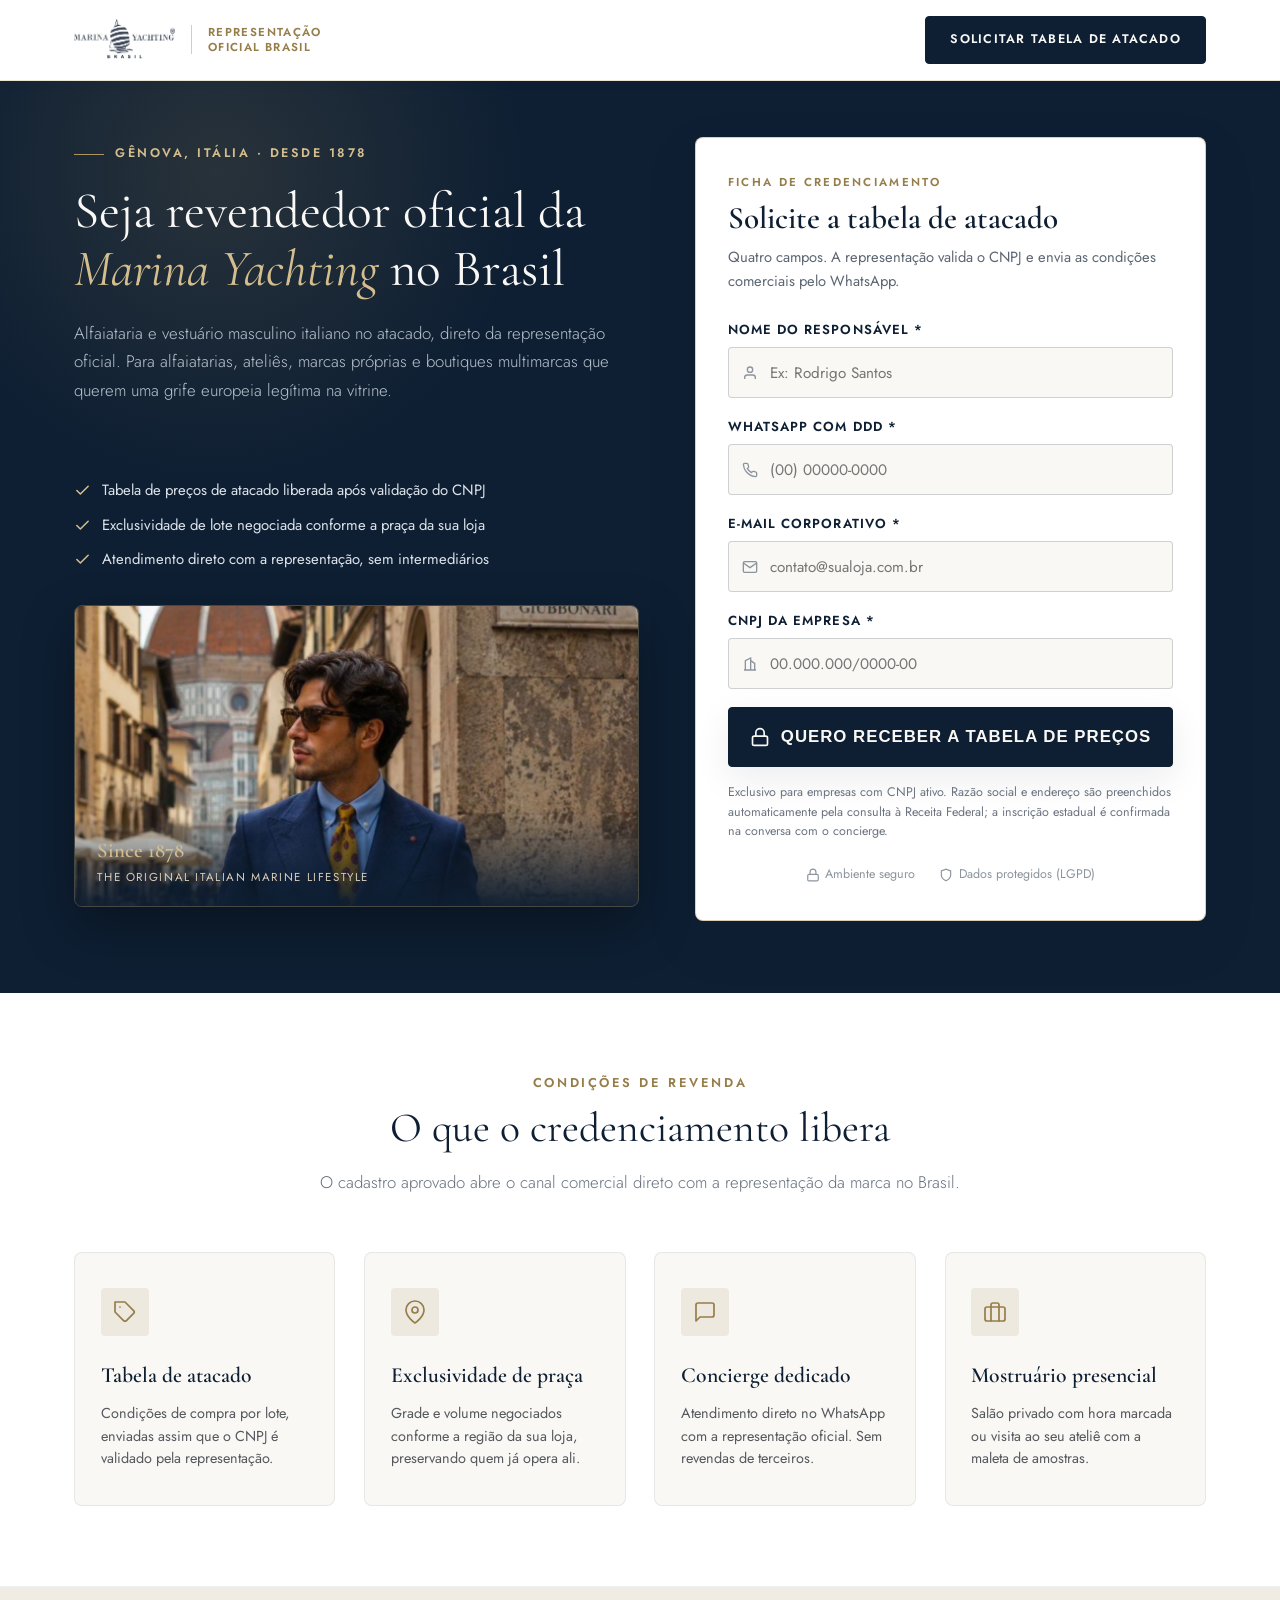
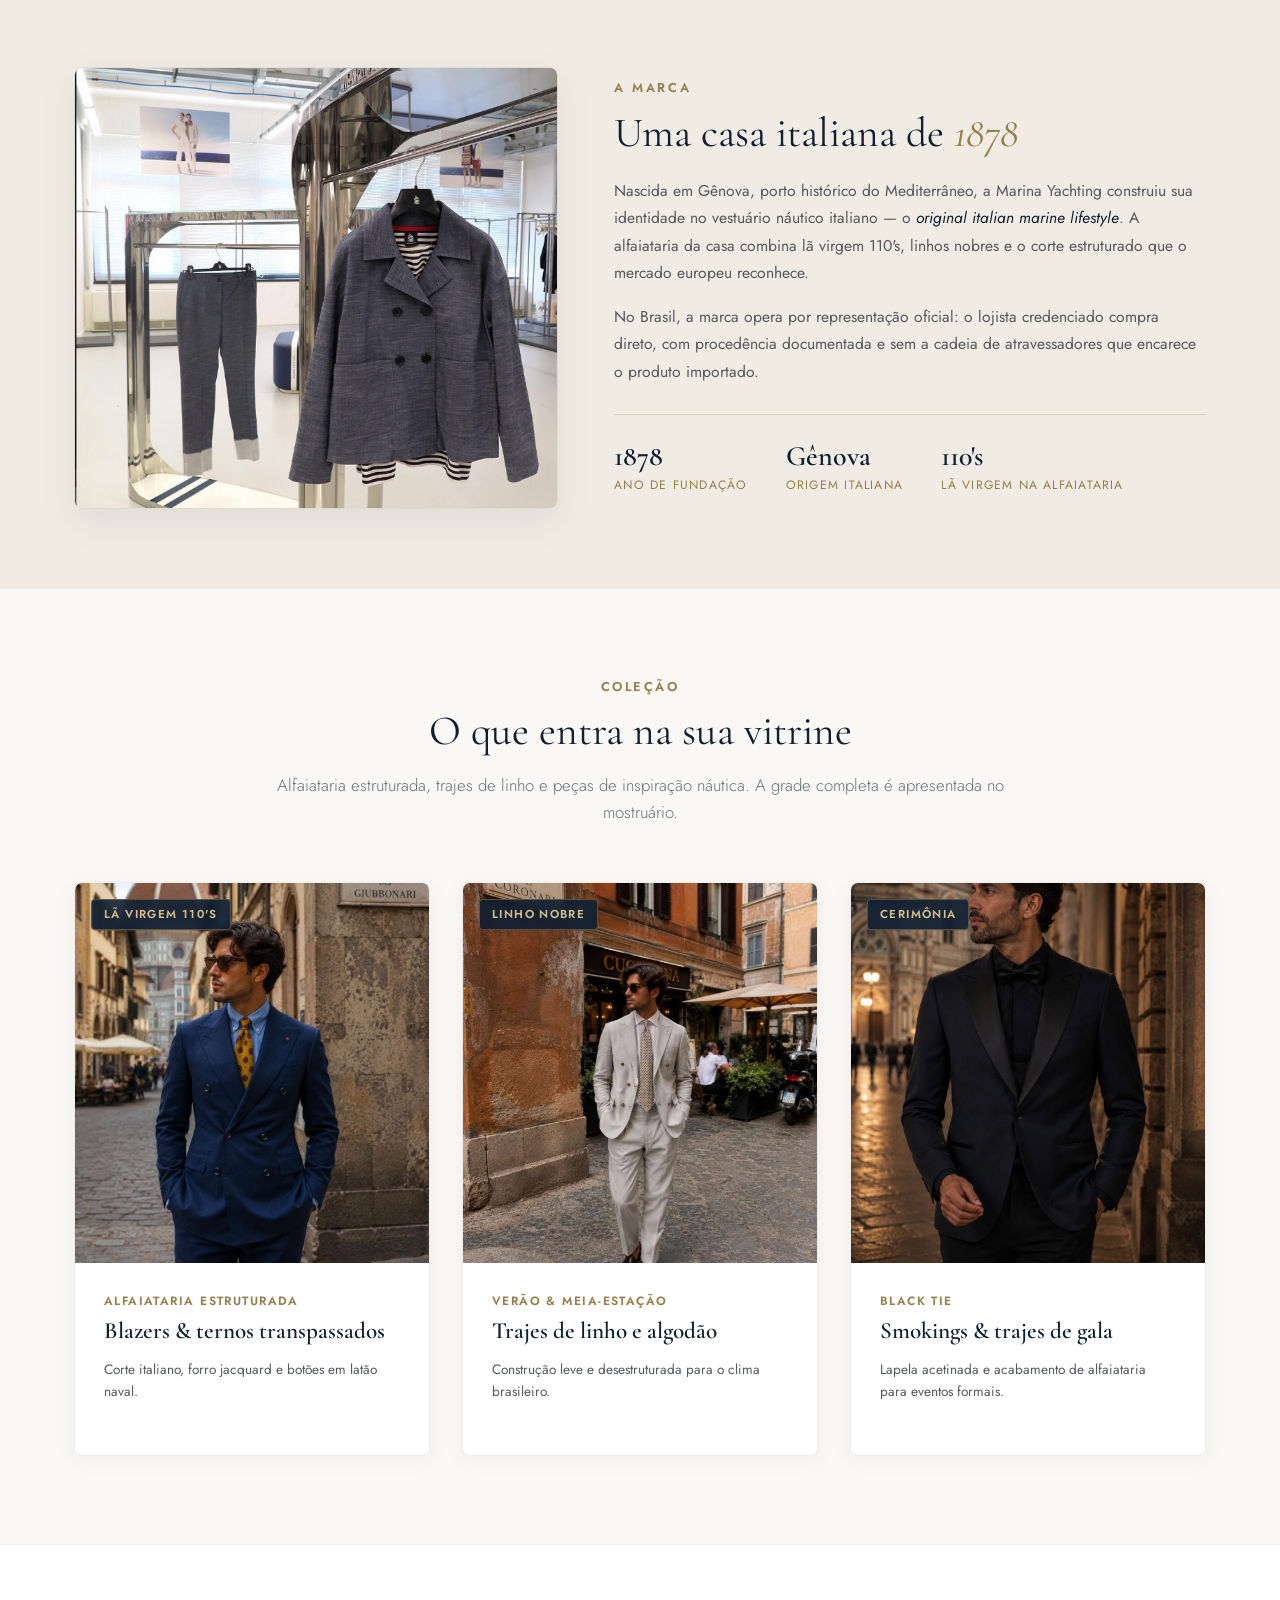
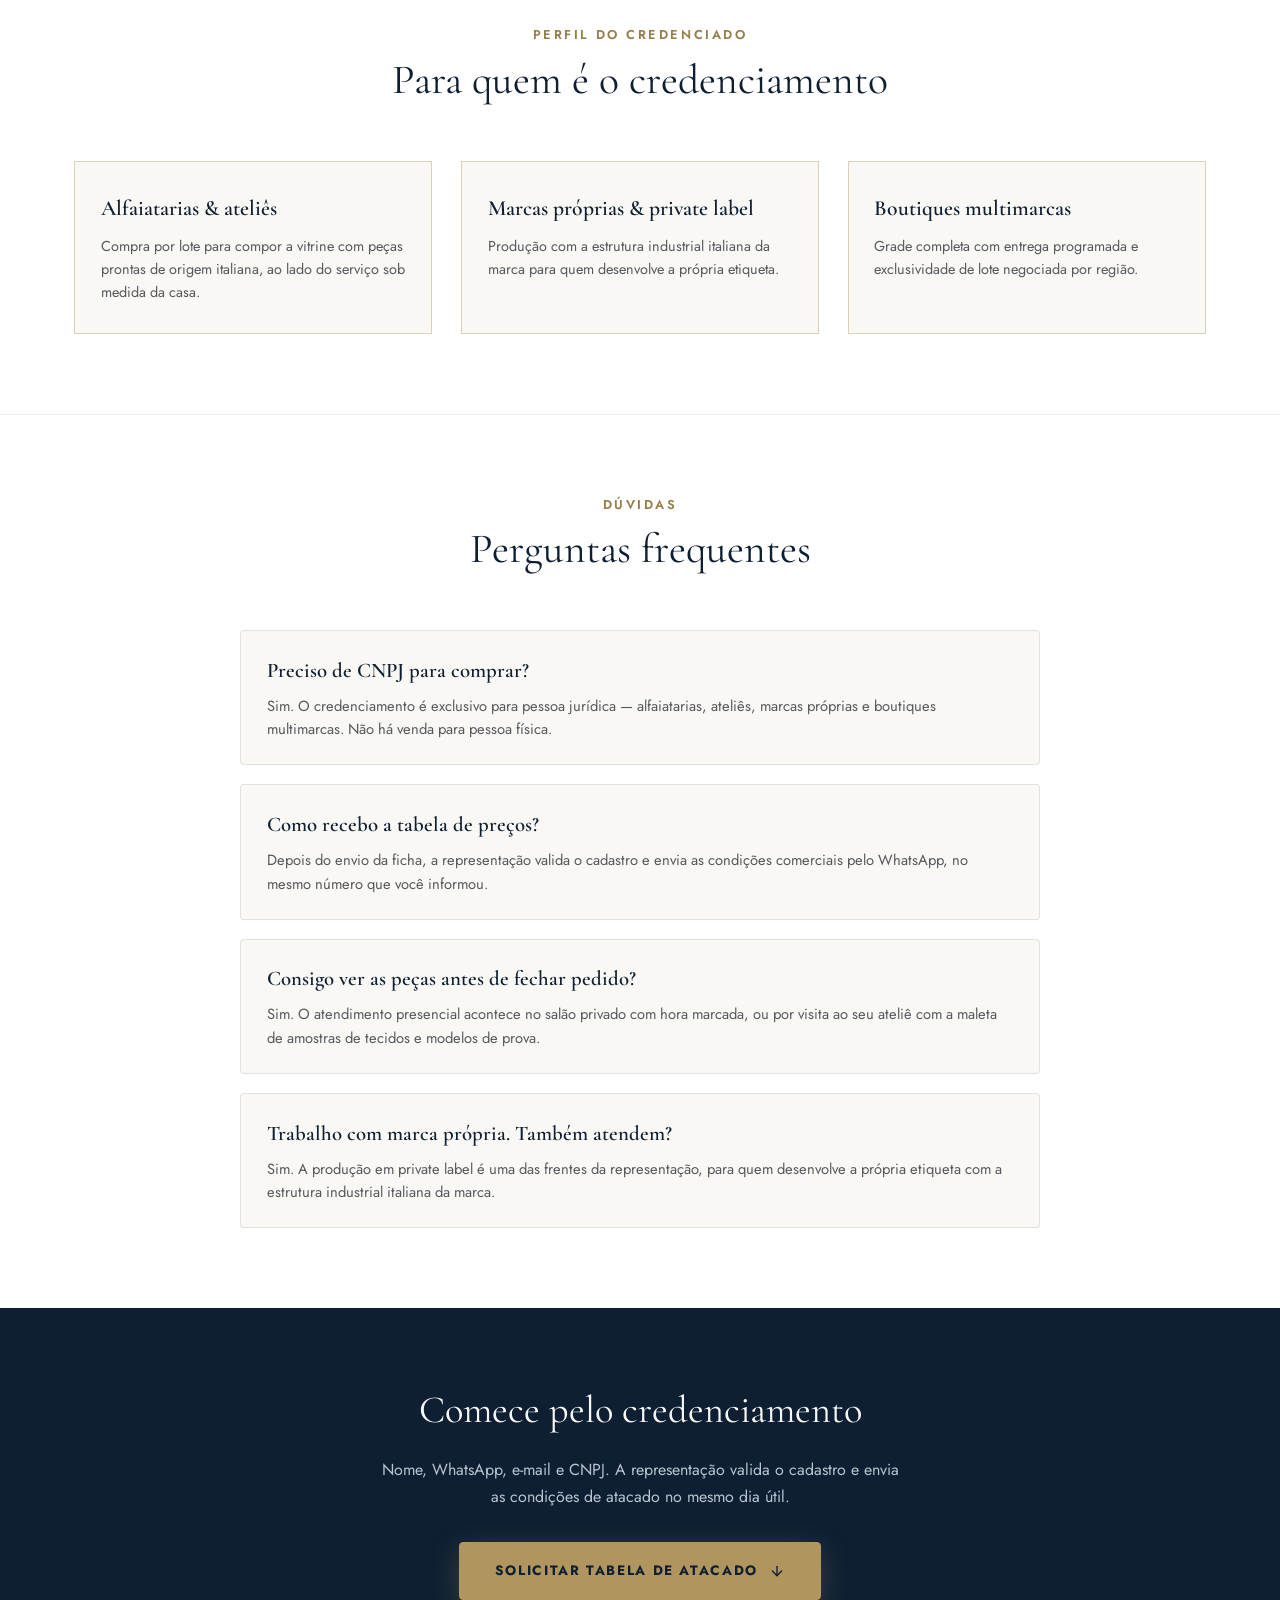
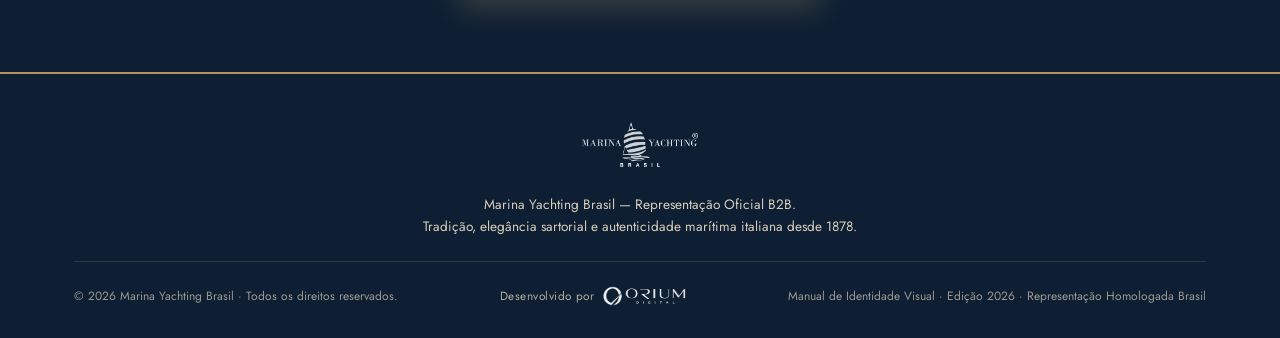
<file: cadastro/index.html>
<!DOCTYPE html>
<html lang="pt-BR">

<head>
  <meta charset="UTF-8">
  <meta name="viewport" content="width=device-width, initial-scale=1.0">

  <!-- SEO & Otimização para Tráfego Pago B2B (Google Ads / Meta Ads) -->
  <title>Revenda Oficial Marina Yachting Brasil · Atacado B2B para Lojistas</title>
  <meta name="description"
    content="Seja revendedor oficial da Marina Yachting (Gênova, 1878) no Brasil. Alfaiataria e vestuário masculino italiano no atacado para alfaiatarias, marcas próprias e boutiques multimarcas. Solicite a tabela de preços.">
  <meta name="robots" content="index, follow">

  <!-- URL canônica: o tráfego pago chega com ?utm_source, ?gclid e ?fbclid,
       e sem esta tag o Google as trataria como páginas distintas. -->
  <link rel="canonical" href="https://www.marinayachting.com.br/cadastro">

  <!-- Open Graph: preview correto ao compartilhar o anúncio ou o link -->
  <meta property="og:type" content="website">
  <meta property="og:url" content="https://www.marinayachting.com.br/cadastro">
  <meta property="og:title" content="Revenda Oficial Marina Yachting Brasil · Atacado B2B">
  <meta property="og:description"
    content="Marca italiana de Gênova desde 1878. Tabela de atacado, exclusividade territorial e concierge comercial para lojistas com CNPJ.">
  <meta property="og:image" content="https://www.marinayachting.com.br/imgs/3.jpeg">
  <meta property="og:locale" content="pt_BR">

  <!-- Google Tag Manager (container único: Google Ads, GA4 e Meta Pixel) -->
  <script src="../js/tracking.js"></script>

  <!-- Favicon Oficial -->
  <link rel="icon" type="image/svg+xml" href="../imgs/logo.svg">
  <link rel="alternate icon" type="image/png" href="../imgs/logo.png">

  <!-- Google Fonts: Cormorant Garamond & Jost -->
  <link rel="preconnect" href="https://fonts.googleapis.com">
  <link rel="preconnect" href="https://fonts.gstatic.com" crossorigin>
  <link
    href="https://fonts.googleapis.com/css2?family=Cormorant+Garamond:ital,wght@0,300;0,400;0,500;0,600;1,300;1,400&family=Jost:wght@300;400;500;600;700&display=swap"
    rel="stylesheet">

  <!-- Folha de Estilos Otimizada -->
  <link rel="stylesheet" href="../css/lp-revenda.css">
</head>

<body>

  <!-- Google Tag Manager (noscript) — fallback para navegadores sem JavaScript.
       O carregamento principal do container é feito por ../js/tracking.js. -->
  <noscript><iframe src="https://www.googletagmanager.com/ns.html?id=GTM-P9M8B37Z" height="0" width="0"
      style="display:none;visibility:hidden"></iframe></noscript>
  <!-- End Google Tag Manager (noscript) -->

  <!-- ======================================================================
       1. CABEÇALHO
       ====================================================================== -->
  <header class="cad-header">
    <div class="container cad-header-content">
      <a href="/" class="cad-logo-wrap" aria-label="Marina Yachting Brasil — início">
        <img src="../imgs/logo-dark.png" alt="Marina Yachting Brasil Since 1878" class="cad-logo-img">
        <span class="cad-badge-tag">Representação<br>Oficial Brasil</span>
      </a>

      <a href="#ficha" class="cad-header-cta" data-cta="header">Solicitar tabela de atacado</a>
    </div>
  </header>

  <!-- ======================================================================
       2. HERO: PROPOSTA + FICHA DE CREDENCIAMENTO
       ====================================================================== -->
  <section class="cad-hero">
    <div class="container">
      <div class="cad-hero-grid">

        <div class="cad-hero-content">
          <span class="cad-tagline">
            <span class="cad-tagline-line"></span>
            Gênova, Itália &middot; Desde 1878
          </span>

          <h1 class="cad-hero-title">
            Seja revendedor oficial da <em>Marina Yachting</em> no Brasil
          </h1>

          <p class="cad-hero-subtitle">
            Alfaiataria e vestuário masculino italiano no atacado, direto da representação oficial.
            Para alfaiatarias, ateliês, marcas próprias e boutiques multimarcas que querem uma
            grife europeia legítima na vitrine.
          </p>
        </div>

        <!-- Reforço visual: no mobile aparece depois da ficha, no desktop abaixo do texto -->
        <div class="cad-hero-extra">
          <ul class="cad-hero-points">
            <li>
              <svg width="17" height="17" viewBox="0 0 24 24" fill="none" stroke="currentColor" stroke-width="2.2"
                stroke-linecap="round" stroke-linejoin="round" aria-hidden="true">
                <polyline points="20 6 9 17 4 12"></polyline>
              </svg>
              <span>Tabela de preços de atacado liberada após validação do CNPJ</span>
            </li>
            <li>
              <svg width="17" height="17" viewBox="0 0 24 24" fill="none" stroke="currentColor" stroke-width="2.2"
                stroke-linecap="round" stroke-linejoin="round" aria-hidden="true">
                <polyline points="20 6 9 17 4 12"></polyline>
              </svg>
              <span>Exclusividade de lote negociada conforme a praça da sua loja</span>
            </li>
            <li>
              <svg width="17" height="17" viewBox="0 0 24 24" fill="none" stroke="currentColor" stroke-width="2.2"
                stroke-linecap="round" stroke-linejoin="round" aria-hidden="true">
                <polyline points="20 6 9 17 4 12"></polyline>
              </svg>
              <span>Atendimento direto com a representação, sem intermediários</span>
            </li>
          </ul>

          <div class="cad-hero-media">
            <img src="../imgs/3.jpeg" alt="Blazer transpassado em lã virgem italiana da coleção Marina Yachting"
              loading="eager" width="1142" height="1600">
            <div class="cad-hero-media-tag">
              <strong>Since 1878</strong>
              <span>The Original Italian Marine Lifestyle</span>
            </div>
          </div>
        </div>

        <!-- FICHA DE CREDENCIAMENTO -->
        <div class="cad-form-card" id="ficha">
          <div class="cad-form-head">
            <span class="cad-form-eyebrow">Ficha de credenciamento</span>
            <h2 class="cad-form-title">Solicite a tabela de atacado</h2>
            <p class="cad-form-sub">
              Quatro campos. A representação valida o CNPJ e envia as condições comerciais
              pelo WhatsApp.
            </p>
          </div>

          <form id="b2b-revenda-form" novalidate>

            <div class="lp-form-group">
              <label for="b2b-nome" class="lp-form-label">Nome do responsável *</label>
              <div class="lp-input-wrap">
                <span class="lp-input-icon">
                  <svg width="16" height="16" viewBox="0 0 24 24" fill="none" stroke="currentColor" stroke-width="2">
                    <path d="M20 21v-2a4 4 0 0 0-4-4H8a4 4 0 0 0-4 4v2"></path>
                    <circle cx="12" cy="7" r="4"></circle>
                  </svg>
                </span>
                <input type="text" id="b2b-nome" class="lp-form-input" placeholder="Ex: Rodrigo Santos"
                  autocomplete="name" required>
              </div>
            </div>

            <div class="lp-form-group">
              <label for="b2b-telefone" class="lp-form-label">WhatsApp com DDD *</label>
              <div class="lp-input-wrap">
                <span class="lp-input-icon">
                  <svg width="16" height="16" viewBox="0 0 24 24" fill="none" stroke="currentColor" stroke-width="2">
                    <path
                      d="M22 16.92v3a2 2 0 0 1-2.18 2 19.79 19.79 0 0 1-8.63-3.07 19.5 19.5 0 0 1-6-6 19.79 19.79 0 0 1-3.07-8.67A2 2 0 0 1 4.11 2h3a2 2 0 0 1 2 1.72 12.84 12.84 0 0 0 .7 2.81 2 2 0 0 1-.45 2.11L8.09 9.91a16 16 0 0 0 6 6l1.27-1.27a2 2 0 0 1 2.11-.45 12.84 12.84 0 0 0 2.81.7A2 2 0 0 1 22 16.92z">
                    </path>
                  </svg>
                </span>
                <input type="tel" id="b2b-telefone" class="lp-form-input" placeholder="(00) 00000-0000"
                  autocomplete="tel" inputmode="numeric" required>
              </div>
            </div>

            <div class="lp-form-group">
              <label for="b2b-email" class="lp-form-label">E-mail corporativo *</label>
              <div class="lp-input-wrap">
                <span class="lp-input-icon">
                  <svg width="16" height="16" viewBox="0 0 24 24" fill="none" stroke="currentColor" stroke-width="2">
                    <path d="M4 4h16c1.1 0 2 .9 2 2v12c0 1.1-.9 2-2 2H4c-1.1 0-2-.9-2-2V6c0-1.1.9-2 2-2z"></path>
                    <polyline points="22,6 12,13 2,6"></polyline>
                  </svg>
                </span>
                <input type="email" id="b2b-email" class="lp-form-input" placeholder="contato@sualoja.com.br"
                  autocomplete="email" inputmode="email" required>
              </div>
            </div>

            <div class="lp-form-group">
              <label for="b2b-cnpj" class="lp-form-label">CNPJ da empresa *</label>
              <div class="lp-input-wrap">
                <span class="lp-input-icon">
                  <svg width="16" height="16" viewBox="0 0 24 24" fill="none" stroke="currentColor" stroke-width="2">
                    <path d="M3 21h18M5 21V7l8-4v18M19 21V11l-6-4"></path>
                  </svg>
                </span>
                <input type="text" id="b2b-cnpj" class="lp-form-input" placeholder="00.000.000/0000-00"
                  inputmode="numeric" required>
                <div class="lp-cep-spinner" id="cnpj-spinner"></div>
              </div>
              <span class="lp-cep-feedback" id="cnpj-feedback" role="status" aria-live="polite"></span>
            </div>

            <!-- Feedback de Validação -->
            <div class="lp-form-feedback" id="form-feedback-msg"></div>

            <button type="submit" id="btn-submit-step" class="lp-btn-submit-step">
              <svg width="20" height="20" viewBox="0 0 24 24" fill="none" stroke="currentColor" stroke-width="2">
                <rect x="3" y="11" width="18" height="11" rx="2" ry="2"></rect>
                <path d="M7 11V7a5 5 0 0 1 10 0v4"></path>
              </svg>
              <span>Quero receber a tabela de preços</span>
            </button>

            <!-- CARD DESBLOQUEADO DO WHATSAPP -->
            <div id="whatsapp-unlocked-card" class="lp-whatsapp-unlocked-card">
              <div class="lp-unlocked-header">
                <svg width="24" height="24" viewBox="0 0 24 24" fill="none" stroke="currentColor" stroke-width="2.5">
                  <path d="M22 11.08V12a10 10 0 1 1-5.93-9.14"></path>
                  <polyline points="22 4 12 14.01 9 11.01"></polyline>
                </svg>
                <span>Cadastro recebido!</span>
              </div>
              <p class="lp-unlocked-desc">
                Clique abaixo para falar com o <strong>Concierge Comercial B2B</strong> no WhatsApp,
                com seus dados já preenchidos:
              </p>
              <a id="btn-wa-direct" href="#" target="_blank" class="lp-btn-whatsapp-direct">
                <svg width="24" height="24" viewBox="0 0 24 24" fill="currentColor">
                  <path
                    d="M.057 24l1.687-6.163c-1.041-1.804-1.588-3.849-1.587-5.946.003-6.556 5.338-11.891 11.893-11.891 3.181.001 6.167 1.24 8.413 3.488 2.245 2.248 3.481 5.236 3.48 8.414-.003 6.557-5.338 11.892-11.893 11.892-1.99-.001-3.951-.5-5.688-1.448l-6.305 1.654zm6.597-3.807c1.676.995 3.276 1.591 5.392 1.592 5.448 0 9.886-4.434 9.889-9.885.002-5.462-4.415-9.89-9.881-9.892-5.452 0-9.887 4.434-9.889 9.884-.001 2.225.651 3.891 1.746 5.634l-.999 3.648 3.742-.981zm11.387-5.464c-.074-.124-.272-.198-.57-.347-.297-.149-1.758-.868-2.031-.967-.272-.099-.47-.149-.669.149-.198.297-.768.967-.941 1.165-.173.198-.347.223-.644.074-.297-.149-1.255-.462-2.39-1.475-.883-.788-1.48-1.761-1.653-2.059-.173-.297-.018-.458.13-.606.134-.133.297-.347.446-.521.151-.172.2-.296.3-.495.099-.198.05-.372-.025-.521-.075-.148-.669-1.611-.916-2.206-.242-.579-.487-.501-.669-.51l-.57-.01c-.198 0-.52.074-.792.372s-1.04 1.016-1.04 2.479 1.065 2.876 1.213 3.074c.149.198 2.095 3.2 5.076 4.487.709.306 1.263.489 1.694.626.712.226 1.36.194 1.872.118.571-.085 1.758-.719 2.006-1.413.248-.695.248-1.29.173-1.414z" />
                </svg>
                <span>Falar com o concierge no WhatsApp</span>
              </a>
            </div>

            <p class="cad-form-note">
              Exclusivo para empresas com CNPJ ativo. Razão social e endereço são
              preenchidos automaticamente pela consulta à Receita Federal; a inscrição
              estadual é confirmada na conversa com o concierge.
            </p>

            <div class="lp-form-security">
              <span>
                <svg width="14" height="14" viewBox="0 0 24 24" fill="none" stroke="currentColor" stroke-width="2">
                  <rect x="3" y="11" width="18" height="11" rx="2" ry="2"></rect>
                  <path d="M7 11V7a5 5 0 0 1 10 0v4"></path>
                </svg>
                Ambiente seguro
              </span>
              <span>
                <svg width="14" height="14" viewBox="0 0 24 24" fill="none" stroke="currentColor" stroke-width="2">
                  <path d="M12 22s8-4 8-10V5l-8-3-8 3v7c0 6 8 10 8 10z"></path>
                </svg>
                Dados protegidos (LGPD)
              </span>
            </div>

          </form>
        </div>

      </div>
    </div>
  </section>

  <!-- ======================================================================
       3. O QUE O CREDENCIAMENTO LIBERA
       ====================================================================== -->
  <section class="lp-benefits">
    <div class="container">
      <div class="lp-section-header">
        <div class="lp-section-category">Condições de revenda</div>
        <h2 class="lp-section-title">O que o credenciamento libera</h2>
        <p class="lp-section-desc">
          O cadastro aprovado abre o canal comercial direto com a representação da marca no Brasil.
        </p>
      </div>

      <div class="lp-benefits-grid">

        <article class="lp-benefit-card">
          <div class="lp-benefit-icon">
            <svg width="24" height="24" viewBox="0 0 24 24" fill="none" stroke="currentColor" stroke-width="1.7"
              stroke-linecap="round" stroke-linejoin="round">
              <path d="M20.59 13.41l-7.17 7.17a2 2 0 0 1-2.83 0L2 12V2h10l8.59 8.59a2 2 0 0 1 0 2.82z"></path>
              <line x1="7" y1="7" x2="7.01" y2="7"></line>
            </svg>
          </div>
          <h3 class="lp-benefit-card-title">Tabela de atacado</h3>
          <p class="lp-benefit-card-text">
            Condições de compra por lote, enviadas assim que o CNPJ é validado pela representação.
          </p>
        </article>

        <article class="lp-benefit-card">
          <div class="lp-benefit-icon">
            <svg width="24" height="24" viewBox="0 0 24 24" fill="none" stroke="currentColor" stroke-width="1.7"
              stroke-linecap="round" stroke-linejoin="round">
              <path d="M21 10c0 7-9 13-9 13s-9-6-9-13a9 9 0 0 1 18 0z"></path>
              <circle cx="12" cy="10" r="3"></circle>
            </svg>
          </div>
          <h3 class="lp-benefit-card-title">Exclusividade de praça</h3>
          <p class="lp-benefit-card-text">
            Grade e volume negociados conforme a região da sua loja, preservando quem já opera ali.
          </p>
        </article>

        <article class="lp-benefit-card">
          <div class="lp-benefit-icon">
            <svg width="24" height="24" viewBox="0 0 24 24" fill="none" stroke="currentColor" stroke-width="1.7"
              stroke-linecap="round" stroke-linejoin="round">
              <path d="M21 15a2 2 0 0 1-2 2H7l-4 4V5a2 2 0 0 1 2-2h14a2 2 0 0 1 2 2z"></path>
            </svg>
          </div>
          <h3 class="lp-benefit-card-title">Concierge dedicado</h3>
          <p class="lp-benefit-card-text">
            Atendimento direto no WhatsApp com a representação oficial. Sem revendas de terceiros.
          </p>
        </article>

        <article class="lp-benefit-card">
          <div class="lp-benefit-icon">
            <svg width="24" height="24" viewBox="0 0 24 24" fill="none" stroke="currentColor" stroke-width="1.7"
              stroke-linecap="round" stroke-linejoin="round">
              <rect x="2" y="7" width="20" height="14" rx="2"></rect>
              <path d="M16 21V5a2 2 0 0 0-2-2h-4a2 2 0 0 0-2 2v16"></path>
            </svg>
          </div>
          <h3 class="lp-benefit-card-title">Mostruário presencial</h3>
          <p class="lp-benefit-card-text">
            Salão privado com hora marcada ou visita ao seu ateliê com a maleta de amostras.
          </p>
        </article>

      </div>
    </div>
  </section>

  <!-- ======================================================================
       4. A MARCA: GÊNOVA, 1878
       ====================================================================== -->
  <section class="cad-brand">
    <div class="container">
      <div class="cad-brand-grid">

        <div class="cad-brand-media">
          <img src="../imgs/Captura de tela 2026-08-29 175224.png"
            alt="Showroom oficial Marina Yachting com peças da coleção em exposição" loading="lazy">
        </div>

        <div class="cad-brand-content">
          <div class="lp-section-category">A marca</div>
          <h2 class="lp-section-title">Uma casa italiana de <em>1878</em></h2>
          <p class="cad-brand-text">
            Nascida em Gênova, porto histórico do Mediterrâneo, a Marina Yachting construiu sua
            identidade no vestuário náutico italiano — o <em>original italian marine lifestyle</em>.
            A alfaiataria da casa combina lã virgem 110's, linhos nobres e o corte estruturado
            que o mercado europeu reconhece.
          </p>
          <p class="cad-brand-text">
            No Brasil, a marca opera por representação oficial: o lojista credenciado compra
            direto, com procedência documentada e sem a cadeia de atravessadores que encarece
            o produto importado.
          </p>

          <div class="cad-brand-marks">
            <div>
              <strong>1878</strong>
              <span>Ano de fundação</span>
            </div>
            <div>
              <strong>Gênova</strong>
              <span>Origem italiana</span>
            </div>
            <div>
              <strong>110's</strong>
              <span>Lã virgem na alfaiataria</span>
            </div>
          </div>
        </div>

      </div>
    </div>
  </section>

  <!-- ======================================================================
       5. A COLEÇÃO
       ====================================================================== -->
  <section class="lp-showcase">
    <div class="container">
      <div class="lp-section-header">
        <div class="lp-section-category">Coleção</div>
        <h2 class="lp-section-title">O que entra na sua vitrine</h2>
        <p class="lp-section-desc">
          Alfaiataria estruturada, trajes de linho e peças de inspiração náutica.
          A grade completa é apresentada no mostruário.
        </p>
      </div>

      <div class="lp-showcase-grid">

        <article class="lp-product-card">
          <div class="lp-product-img-wrap">
            <img src="../imgs/3.jpeg" alt="Blazer transpassado navy em lã virgem italiana" loading="lazy">
            <span class="lp-product-badge">Lã Virgem 110's</span>
          </div>
          <div class="lp-product-info">
            <div class="lp-product-ref">Alfaiataria estruturada</div>
            <h3 class="lp-product-name">Blazers &amp; ternos transpassados</h3>
            <p class="lp-product-specs">
              Corte italiano, forro jacquard e botões em latão naval.
            </p>
          </div>
        </article>

        <article class="lp-product-card">
          <div class="lp-product-img-wrap">
            <img src="../imgs/2.jpeg" alt="Terno de linho claro italiano em cenário urbano de Roma" loading="lazy">
            <span class="lp-product-badge">Linho Nobre</span>
          </div>
          <div class="lp-product-info">
            <div class="lp-product-ref">Verão &amp; meia-estação</div>
            <h3 class="lp-product-name">Trajes de linho e algodão</h3>
            <p class="lp-product-specs">
              Construção leve e desestruturada para o clima brasileiro.
            </p>
          </div>
        </article>

        <article class="lp-product-card">
          <div class="lp-product-img-wrap">
            <img src="../imgs/1.jpeg" alt="Smoking navy com lapela acetinada para trajes de cerimônia" loading="lazy">
            <span class="lp-product-badge">Cerimônia</span>
          </div>
          <div class="lp-product-info">
            <div class="lp-product-ref">Black tie</div>
            <h3 class="lp-product-name">Smokings &amp; trajes de gala</h3>
            <p class="lp-product-specs">
              Lapela acetinada e acabamento de alfaiataria para eventos formais.
            </p>
          </div>
        </article>

      </div>
    </div>
  </section>

  <!-- ======================================================================
       6. PARA QUEM É
       ====================================================================== -->
  <section class="cad-profiles">
    <div class="container">
      <div class="lp-section-header">
        <div class="lp-section-category">Perfil do credenciado</div>
        <h2 class="lp-section-title">Para quem é o credenciamento</h2>
      </div>

      <div class="cad-profiles-grid">

        <div class="cad-profile">
          <h3>Alfaiatarias &amp; ateliês</h3>
          <p>
            Compra por lote para compor a vitrine com peças prontas de origem italiana,
            ao lado do serviço sob medida da casa.
          </p>
        </div>

        <div class="cad-profile">
          <h3>Marcas próprias &amp; private label</h3>
          <p>
            Produção com a estrutura industrial italiana da marca para quem desenvolve
            a própria etiqueta.
          </p>
        </div>

        <div class="cad-profile">
          <h3>Boutiques multimarcas</h3>
          <p>
            Grade completa com entrega programada e exclusividade de lote negociada
            por região.
          </p>
        </div>

      </div>
    </div>
  </section>

  <!-- ======================================================================
       7. PERGUNTAS FREQUENTES
       ====================================================================== -->
  <section class="lp-faq">
    <div class="container">
      <div class="lp-section-header">
        <div class="lp-section-category">Dúvidas</div>
        <h2 class="lp-section-title">Perguntas frequentes</h2>
      </div>

      <div class="lp-faq-grid">

        <div class="lp-faq-item">
          <h3 class="lp-faq-question">Preciso de CNPJ para comprar?</h3>
          <p class="lp-faq-answer">
            Sim. O credenciamento é exclusivo para pessoa jurídica — alfaiatarias, ateliês,
            marcas próprias e boutiques multimarcas. Não há venda para pessoa física.
          </p>
        </div>

        <div class="lp-faq-item">
          <h3 class="lp-faq-question">Como recebo a tabela de preços?</h3>
          <p class="lp-faq-answer">
            Depois do envio da ficha, a representação valida o cadastro e envia as condições
            comerciais pelo WhatsApp, no mesmo número que você informou.
          </p>
        </div>

        <div class="lp-faq-item">
          <h3 class="lp-faq-question">Consigo ver as peças antes de fechar pedido?</h3>
          <p class="lp-faq-answer">
            Sim. O atendimento presencial acontece no salão privado com hora marcada, ou por
            visita ao seu ateliê com a maleta de amostras de tecidos e modelos de prova.
          </p>
        </div>

        <div class="lp-faq-item">
          <h3 class="lp-faq-question">Trabalho com marca própria. Também atendem?</h3>
          <p class="lp-faq-answer">
            Sim. A produção em private label é uma das frentes da representação, para quem
            desenvolve a própria etiqueta com a estrutura industrial italiana da marca.
          </p>
        </div>

      </div>
    </div>
  </section>

  <!-- ======================================================================
       8. CHAMADA FINAL
       ====================================================================== -->
  <section class="cad-final">
    <div class="container">
      <h2 class="cad-final-title">Comece pelo credenciamento</h2>
      <p class="cad-final-text">
        Nome, WhatsApp, e-mail e CNPJ. A representação valida o cadastro e envia as
        condições de atacado no mesmo dia útil.
      </p>
      <a href="#ficha" class="cad-final-btn" data-cta="rodape">
        <span>Solicitar tabela de atacado</span>
        <svg width="16" height="16" viewBox="0 0 24 24" fill="none" stroke="currentColor" stroke-width="2"
          stroke-linecap="round" stroke-linejoin="round" aria-hidden="true">
          <line x1="12" y1="5" x2="12" y2="19"></line>
          <polyline points="19 12 12 19 5 12"></polyline>
        </svg>
      </a>
    </div>
  </section>

  <!-- ======================================================================
       9. RODAPÉ INSTITUCIONAL
       ====================================================================== -->
  <footer class="lp-footer">
    <div class="container">

      <div class="lp-footer-logo">
        <img src="../imgs/logo-white.png" alt="Marina Yachting Brasil Since 1878">
      </div>

      <p class="lp-footer-text">
        Marina Yachting Brasil — Representação Oficial B2B.<br>
        Tradição, elegância sartorial e autenticidade marítima italiana desde 1878.
      </p>

      <div class="footer-bottom">
        <div>
          © 2026 Marina Yachting Brasil · Todos os direitos reservados.
        </div>
        <div class="footer-credit">
          <a href="https://www.oriumdigital.com.br/" target="_blank" rel="noopener noreferrer" class="orium-link"
            aria-label="Desenvolvido por Orium Digital">
            <span class="credit-text">Desenvolvido por</span>
            <img src="../imgs/orium-logo.png" alt="Orium Digital" class="orium-logo-img" width="91" height="22">
          </a>
        </div>
        <div>
          Manual de Identidade Visual · Edição 2026 · Representação Homologada Brasil
        </div>
      </div>

    </div>
  </footer>

  <!-- Scripts -->
  <script src="../js/lp-revenda.js"></script>
</body>

</html>
</file>
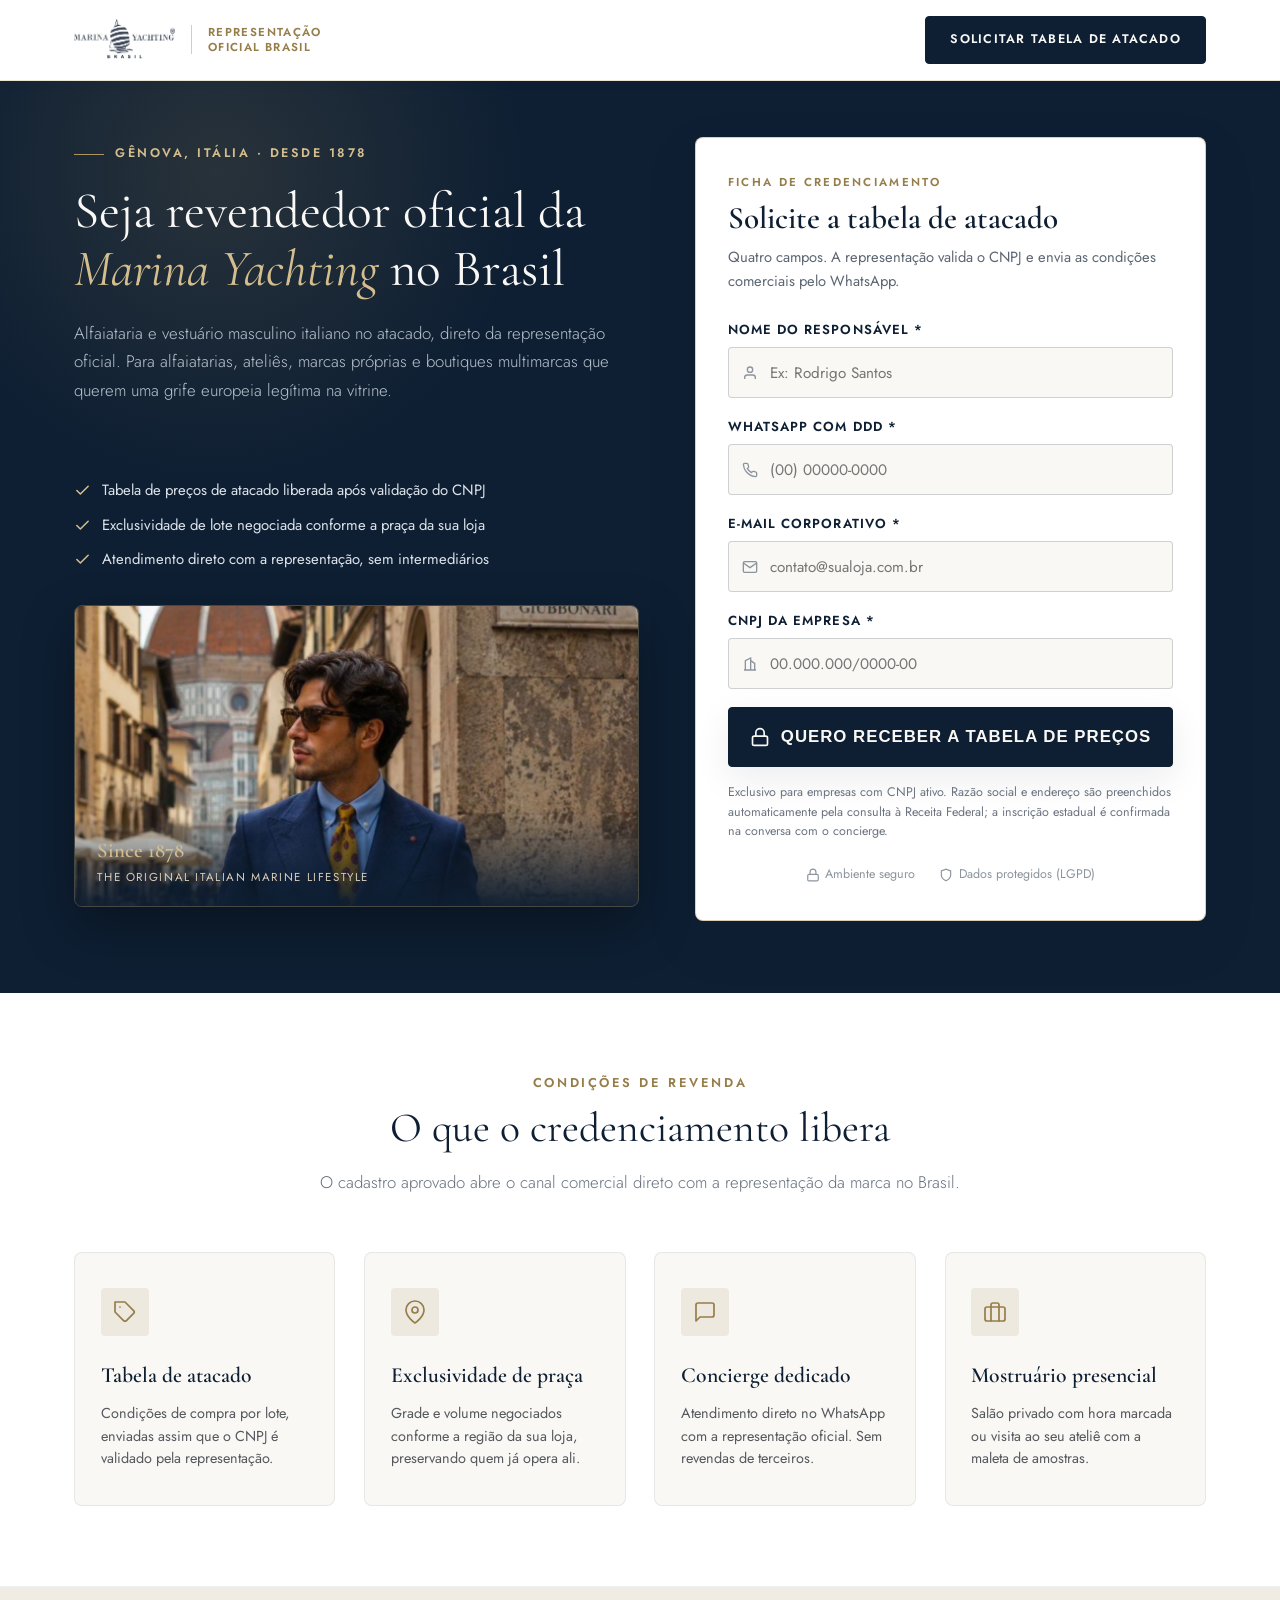
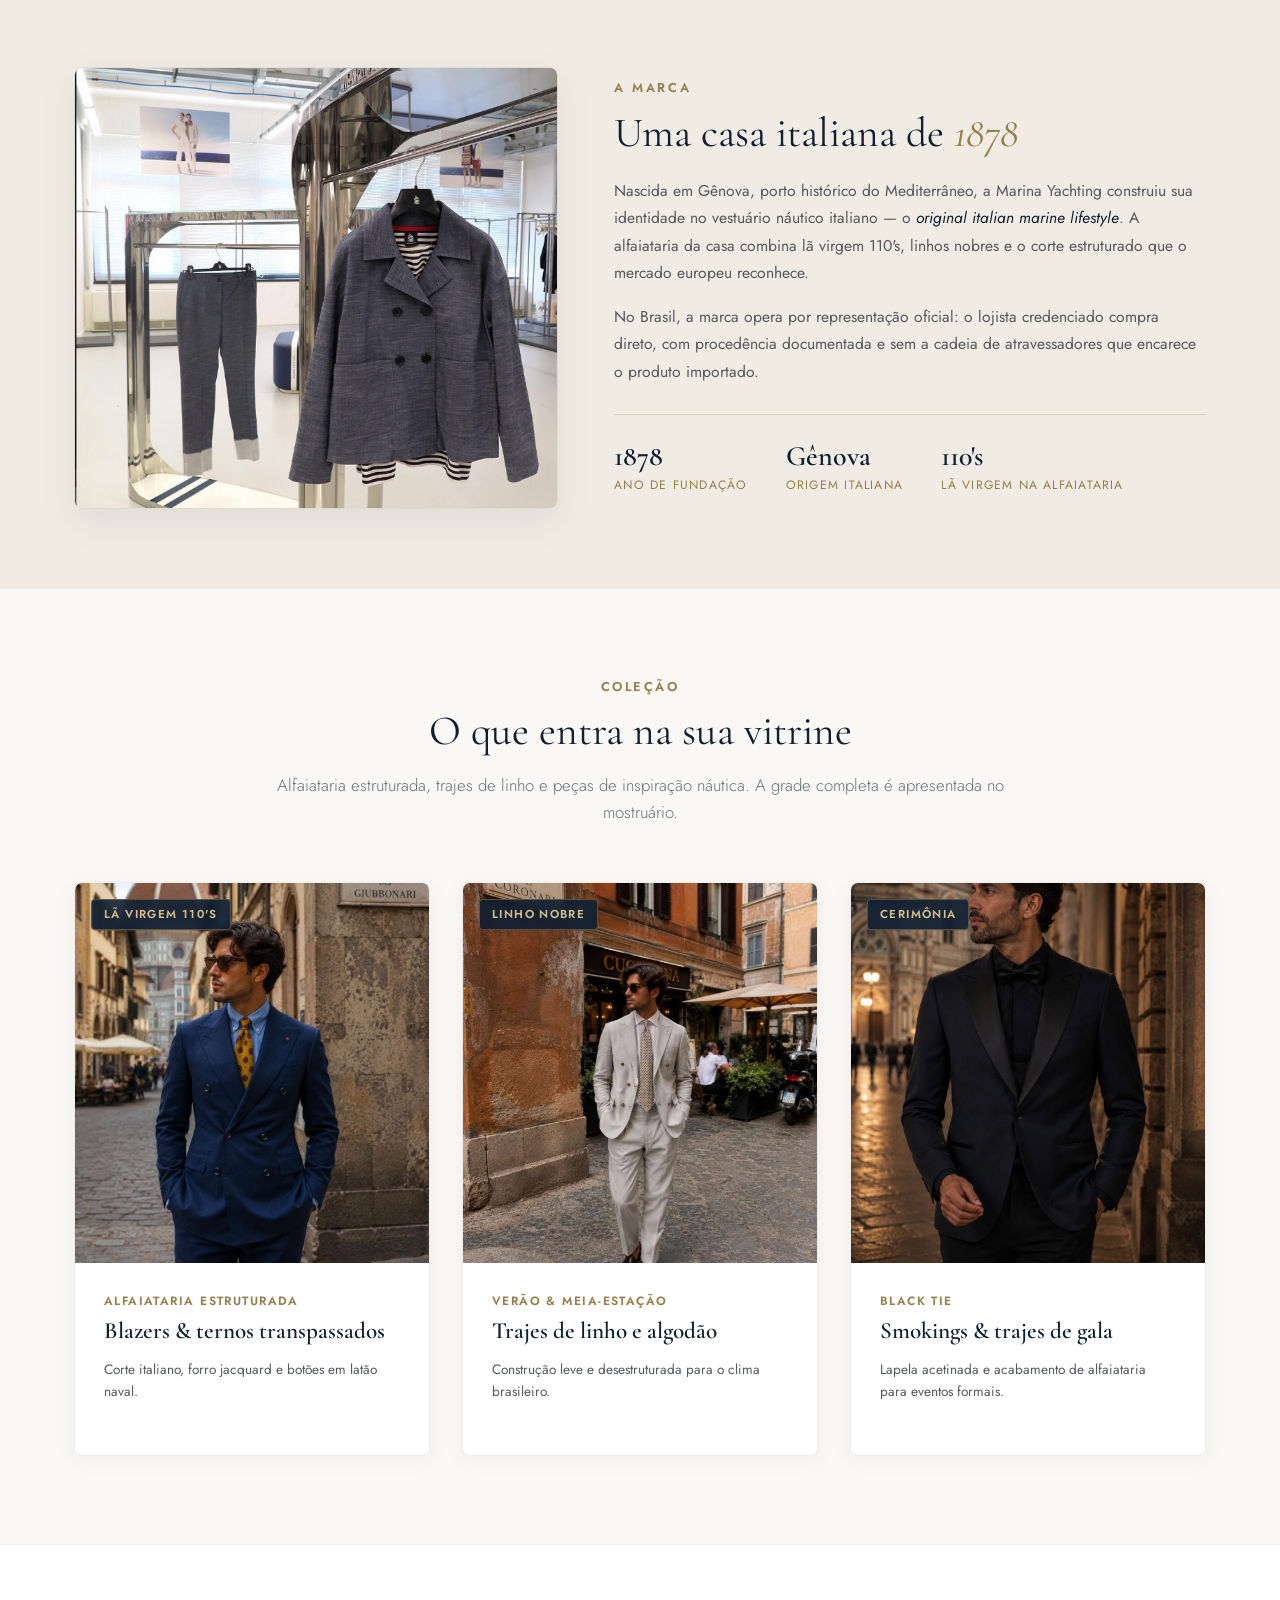
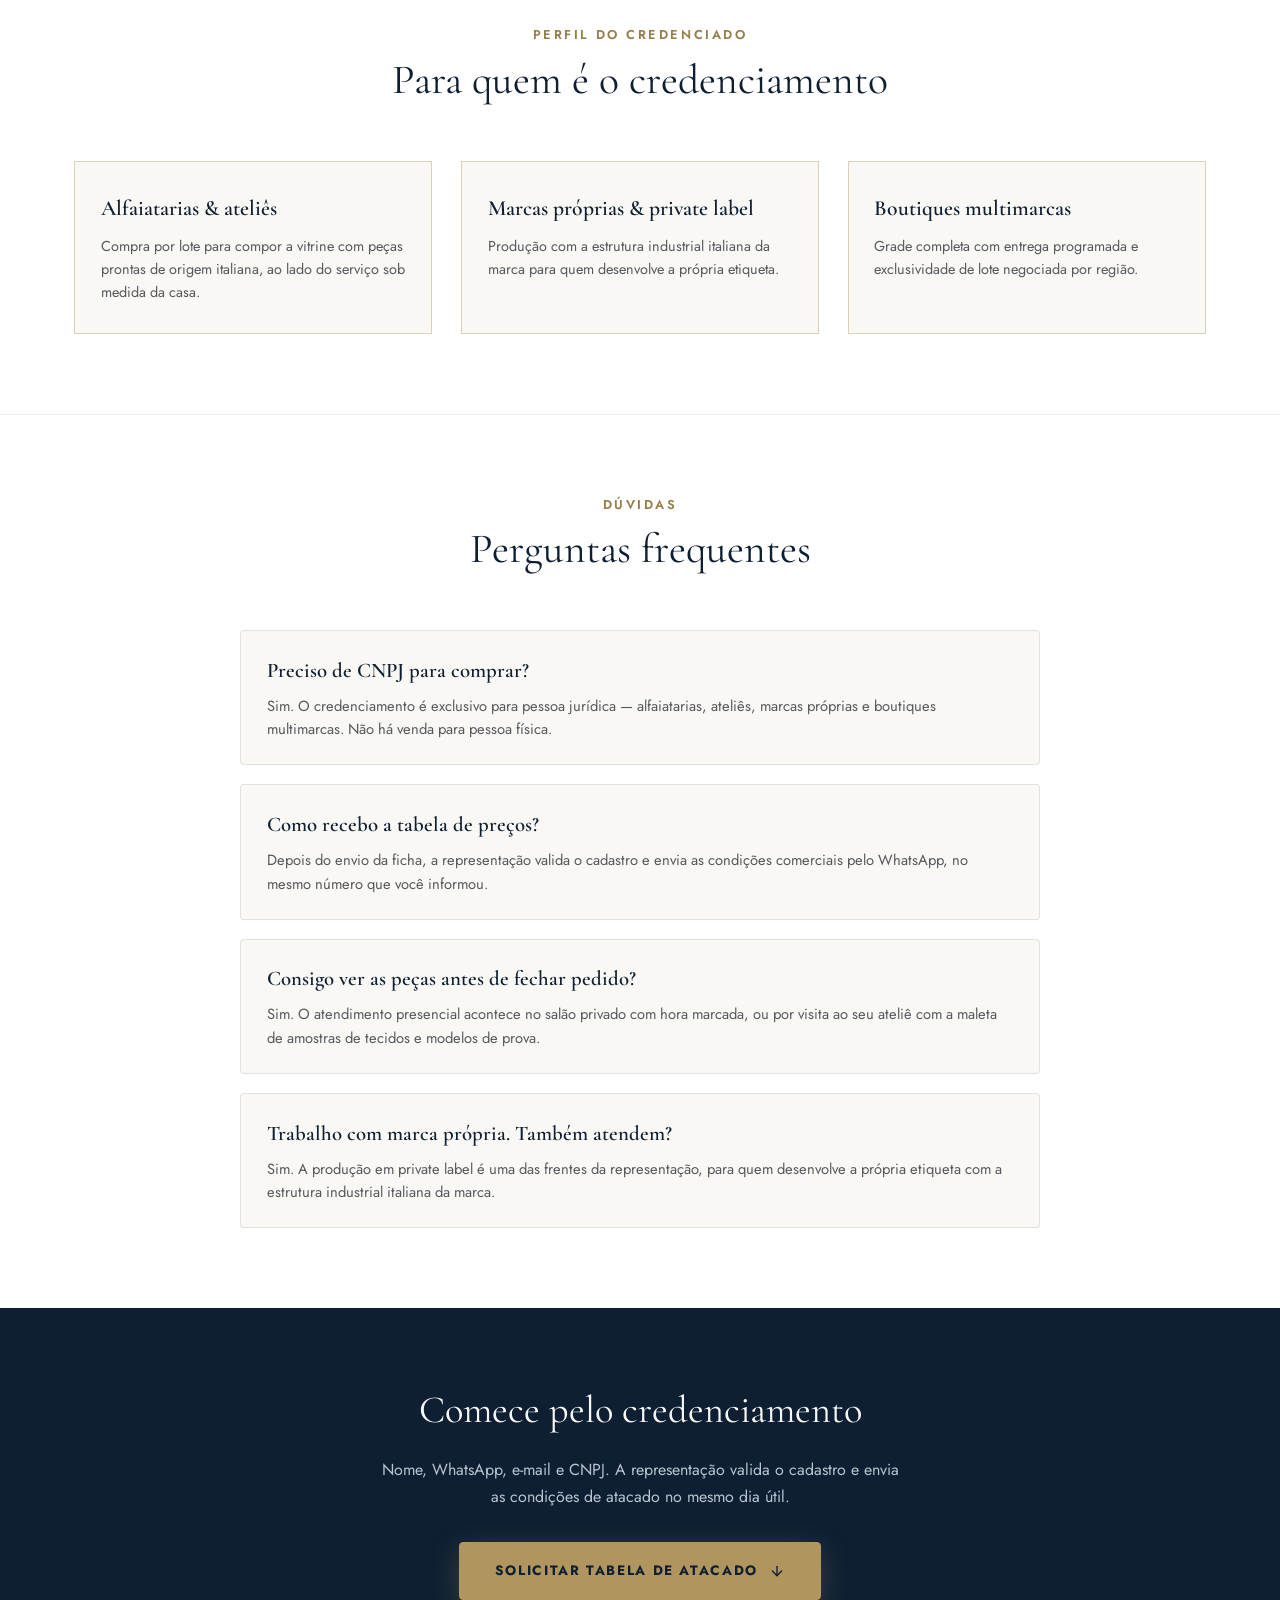
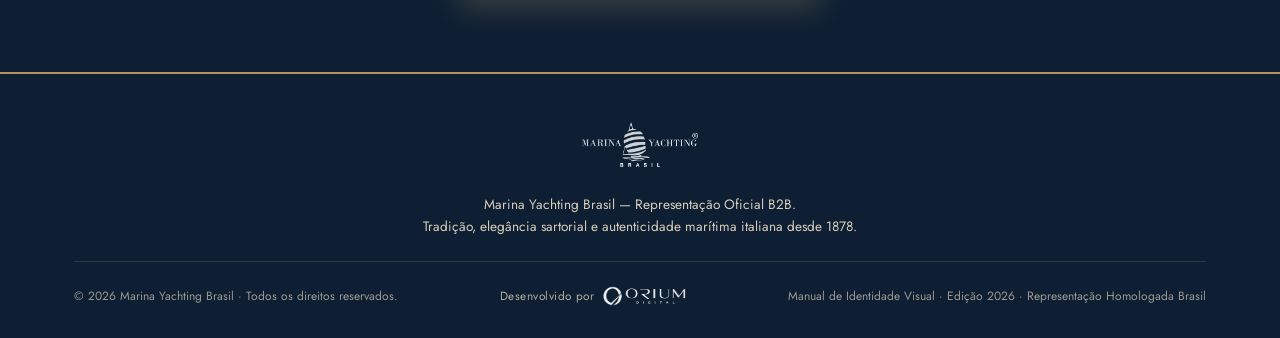
<file: lp/index.html>
<!DOCTYPE html>
<html lang="pt-BR">
<head>
  <meta charset="UTF-8">
  <meta name="robots" content="noindex, nofollow">
  <title>Redirecionando para Cadastro...</title>
  <script>
    // Preserva parâmetros de campanha (utm_*, gclid, fbclid) e âncoras no redirecionamento.
    // Sem isso, a atribuição de tráfego pago se perderia antes de chegar ao formulário.
    (function () {
      var destino = "/cadastro" + window.location.search + window.location.hash;
      window.location.replace(destino);
    })();
  </script>
  <noscript><meta http-equiv="refresh" content="0; url=/cadastro"></noscript>
</head>
<body>
  <p>Redirecionando para o credenciamento de lojistas: <a href="/cadastro">Clique aqui se não for redirecionado</a>.</p>
</body>
</html>
</file>
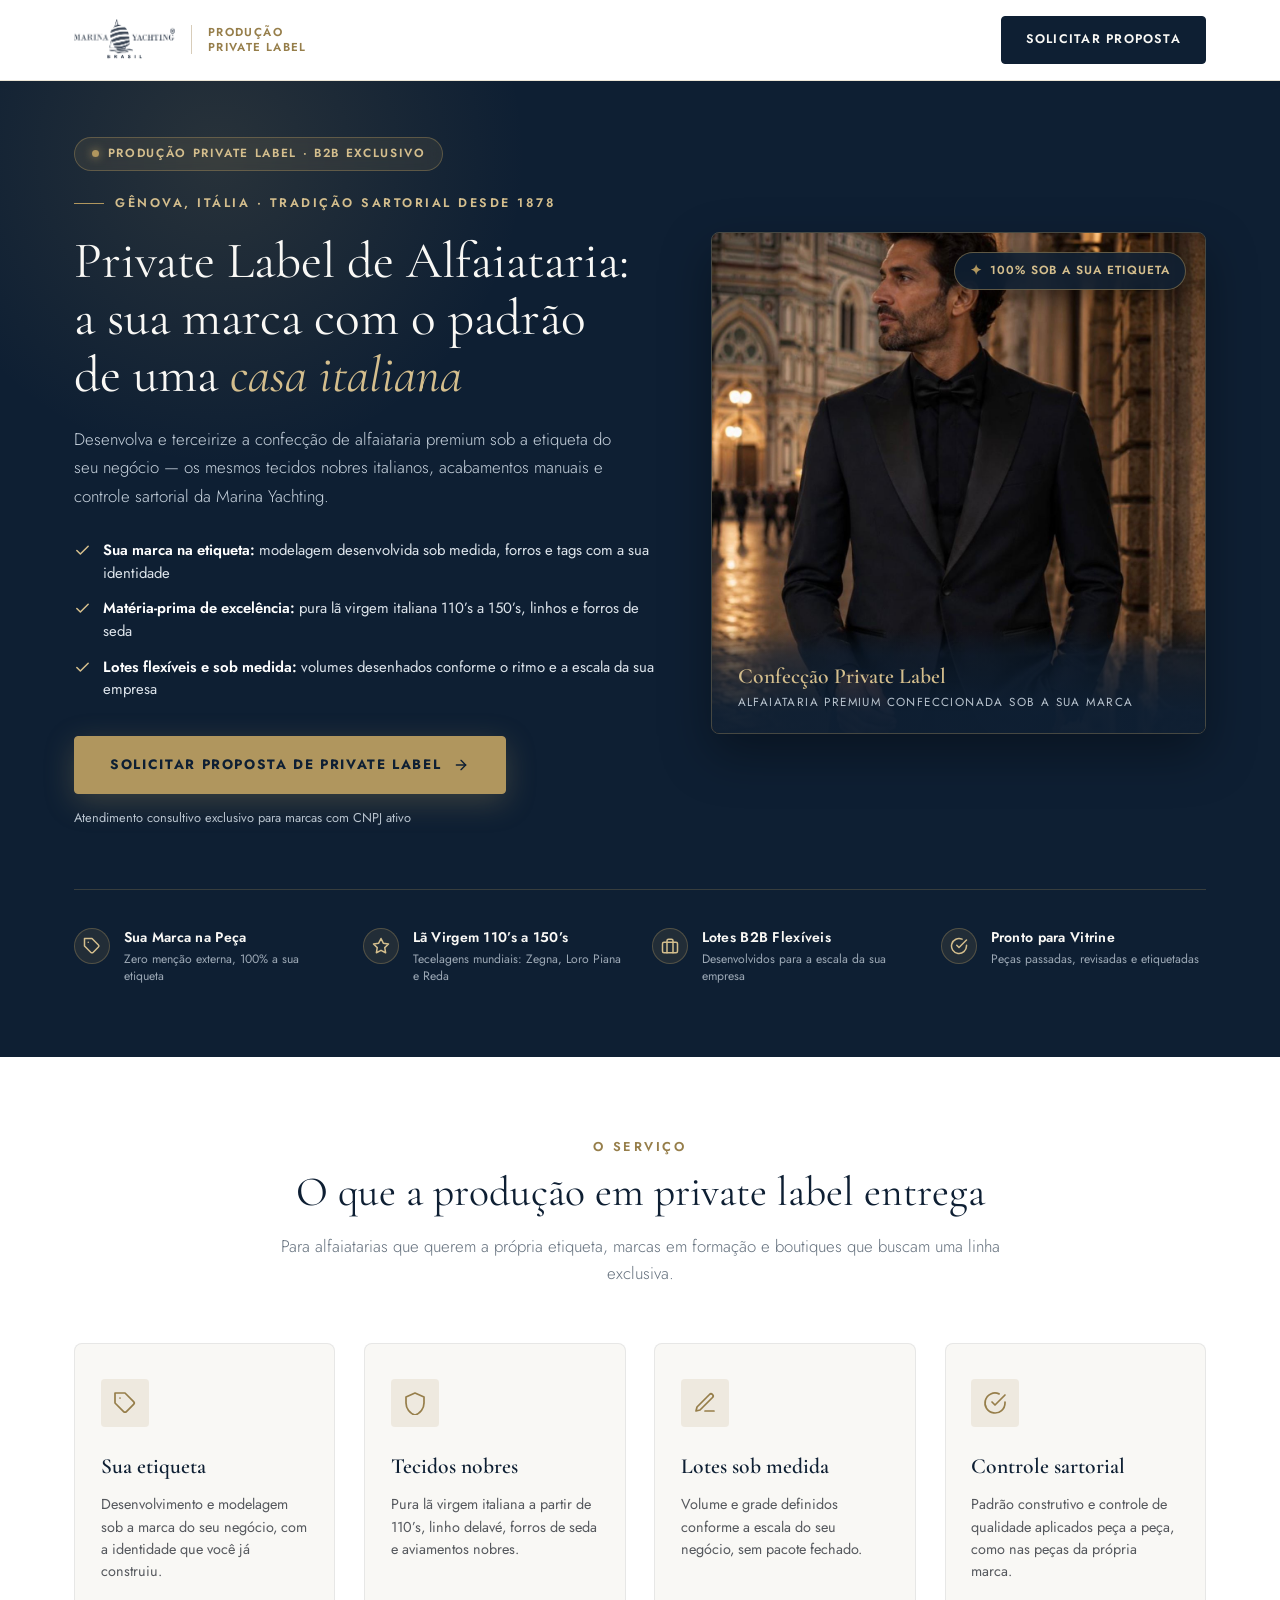
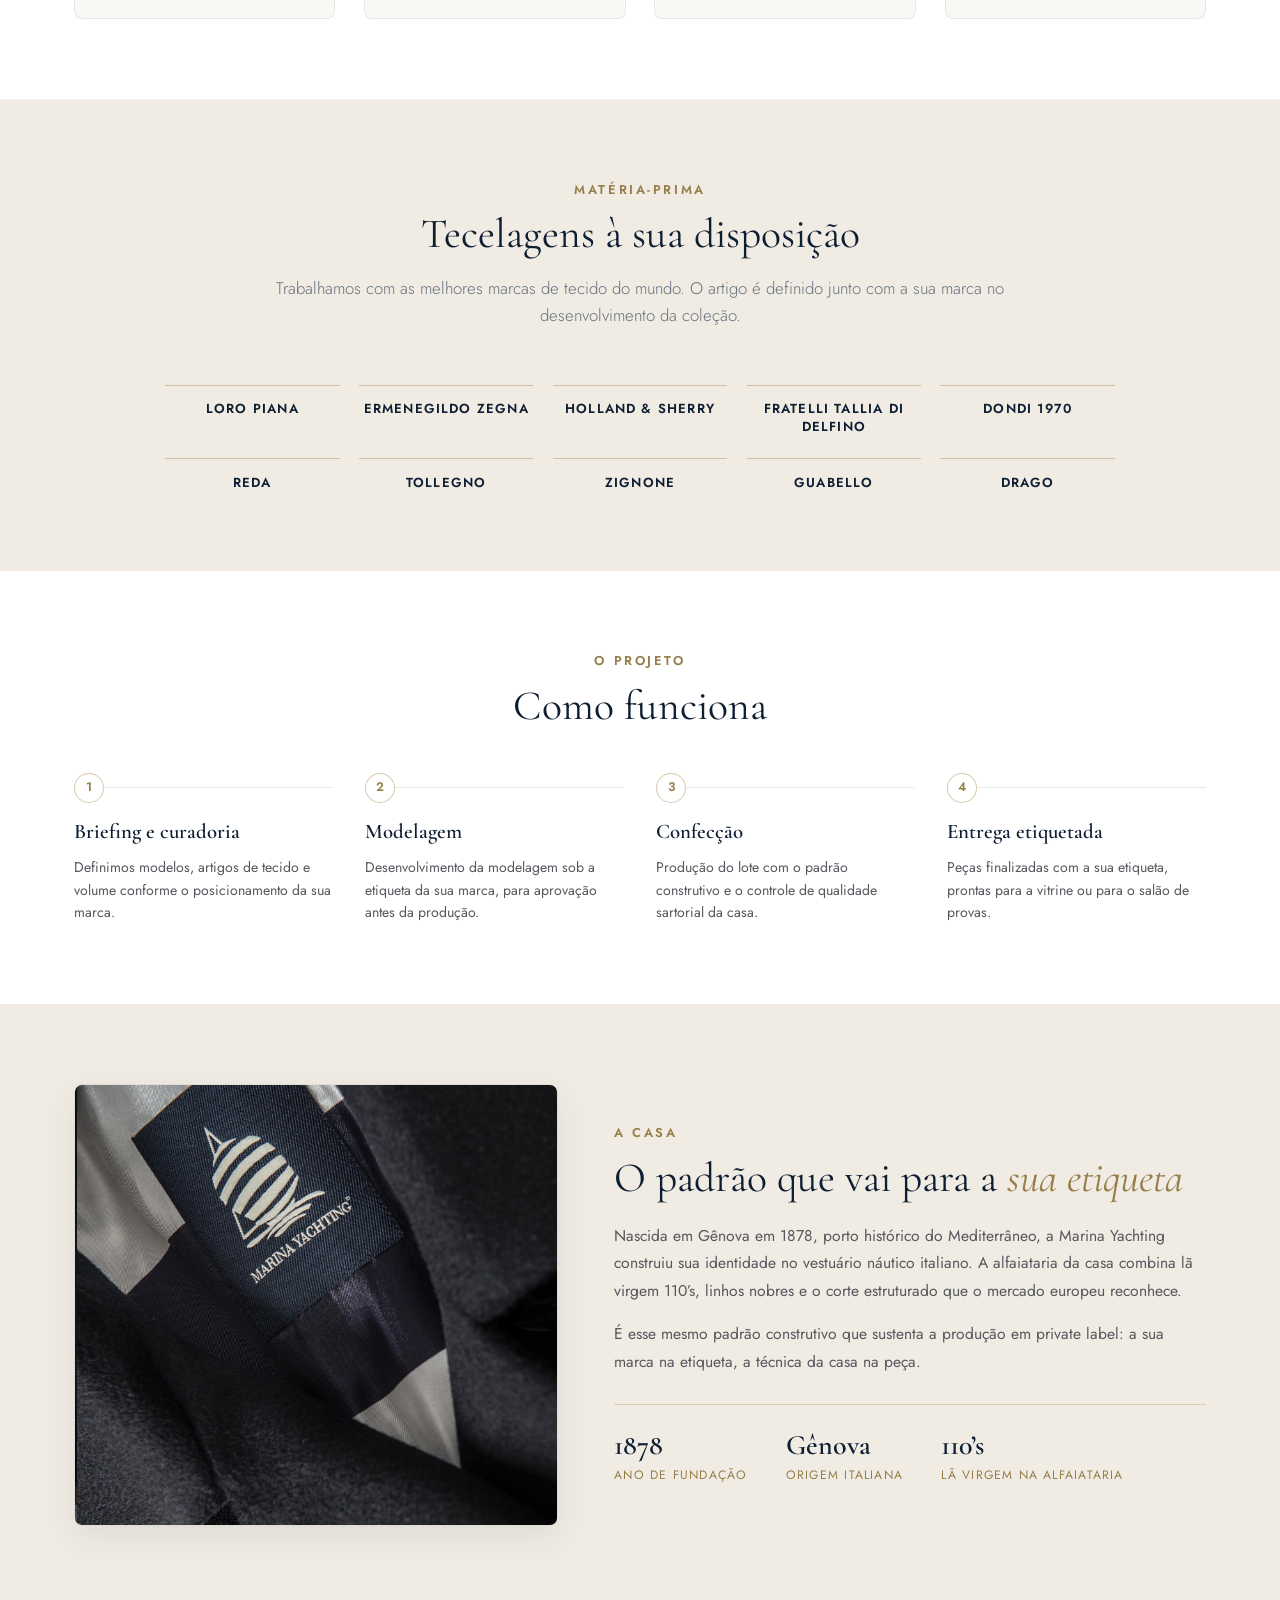
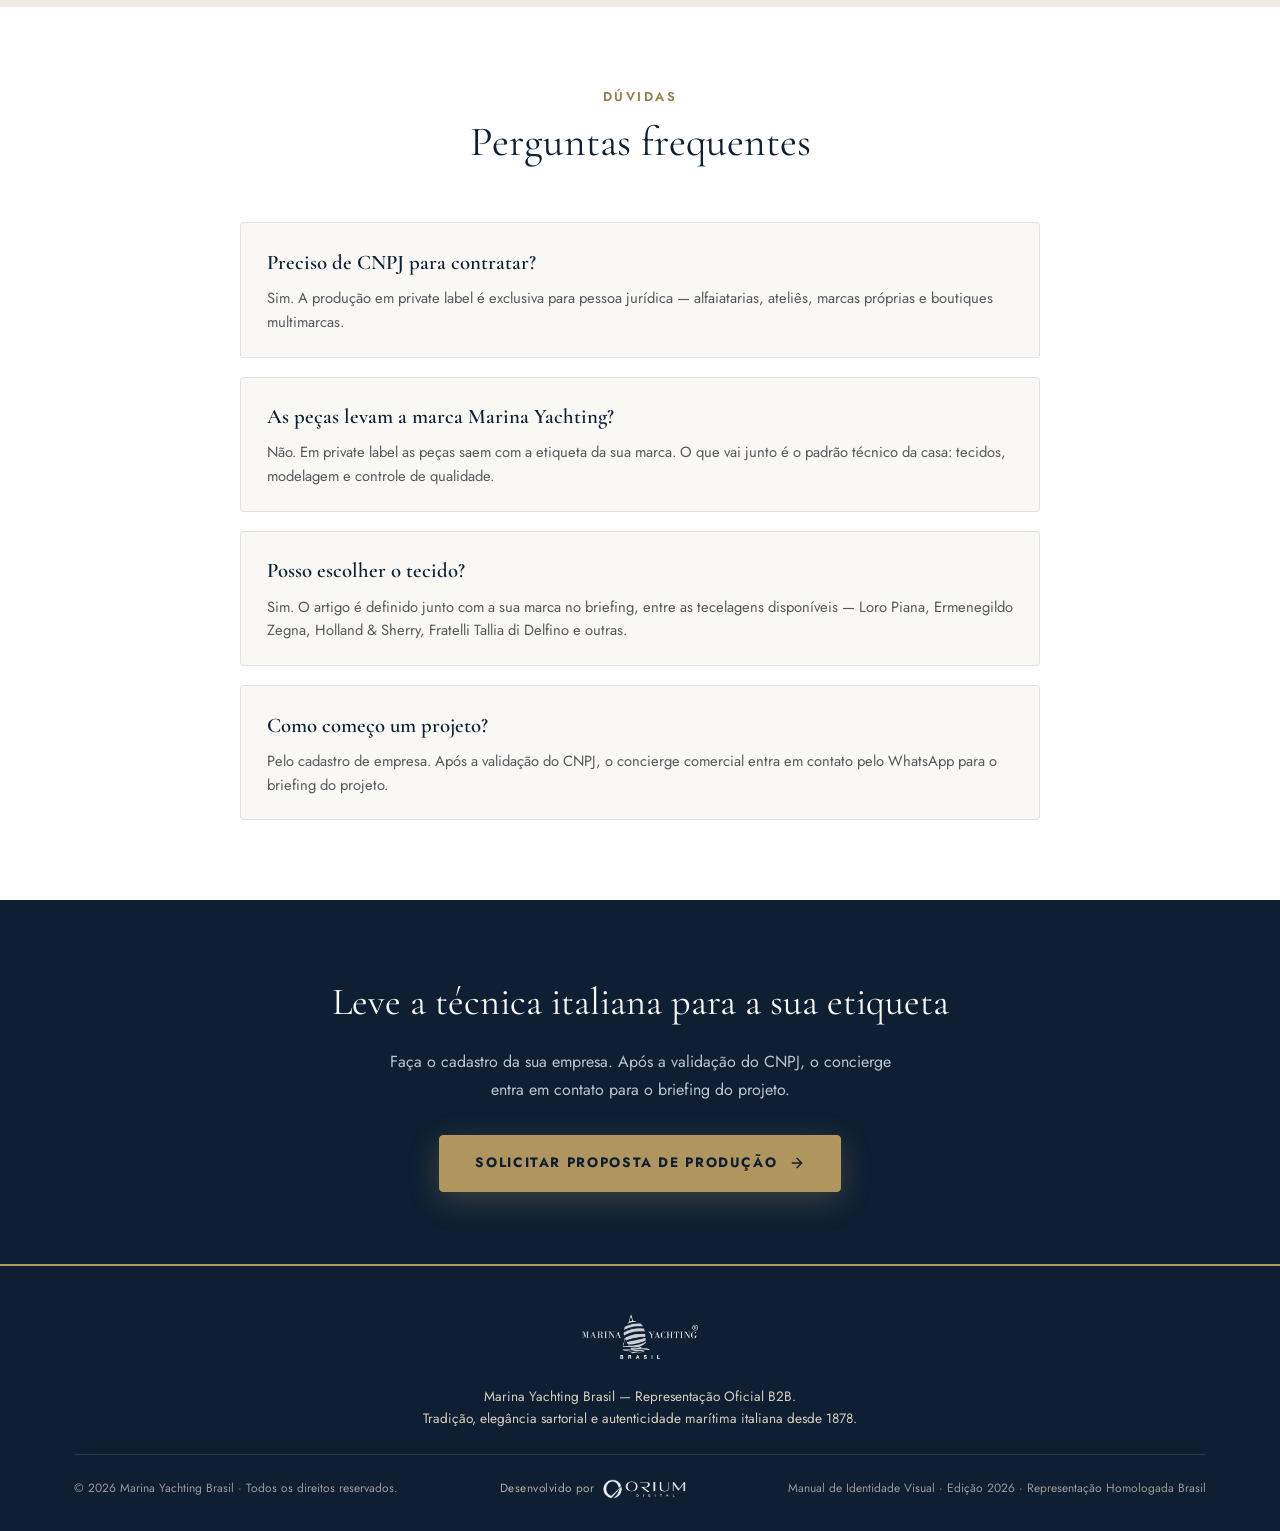
<file: private-label/index.html>
<!DOCTYPE html>
<html lang="pt-BR">

<head>
  <meta charset="UTF-8">
  <meta name="viewport" content="width=device-width, initial-scale=1.0">

  <!-- SEO & Otimização para Tráfego Pago B2B (Google Ads / Meta Ads) -->
  <title>Private Label de Alfaiataria Italiana · Marina Yachting Brasil</title>
  <meta name="description"
    content="Produção em private label com o padrão técnico da Marina Yachting (Gênova, 1878): alfaiataria premium sob a etiqueta da sua marca, em lã virgem italiana a partir de 110's. Para alfaiatarias, marcas próprias e boutiques.">
  <meta name="robots" content="index, follow">

  <!-- URL canônica: o tráfego pago chega com ?utm_source, ?gclid e ?fbclid,
       e sem esta tag o Google as trataria como páginas distintas. -->
  <link rel="canonical" href="https://www.marinayachting.com.br/private-label">

  <!-- Open Graph: preview correto ao compartilhar o anúncio ou o link -->
  <meta property="og:type" content="website">
  <meta property="og:url" content="https://www.marinayachting.com.br/private-label">
  <meta property="og:title" content="Private Label de Alfaiataria Italiana · Marina Yachting Brasil">
  <meta property="og:description"
    content="Alfaiataria premium sob a etiqueta da sua marca, com os tecidos e o padrão construtivo de uma casa italiana de 1878.">
  <meta property="og:image" content="https://www.marinayachting.com.br/imgs/1.jpeg">
  <meta property="og:locale" content="pt_BR">

  <!-- Google Tag Manager (container único: Google Ads, GA4 e Meta Pixel) -->
  <script src="../js/tracking.js"></script>

  <!-- Favicon Oficial -->
  <link rel="icon" type="image/svg+xml" href="../imgs/logo.svg">
  <link rel="alternate icon" type="image/png" href="../imgs/logo.png">

  <!-- Google Fonts: Cormorant Garamond & Jost -->
  <link rel="preconnect" href="https://fonts.googleapis.com">
  <link rel="preconnect" href="https://fonts.gstatic.com" crossorigin>
  <link
    href="https://fonts.googleapis.com/css2?family=Cormorant+Garamond:ital,wght@0,300;0,400;0,500;0,600;1,300;1,400&family=Jost:wght@300;400;500;600;700&display=swap"
    rel="stylesheet">

  <!-- Folha de Estilos Otimizada -->
  <link rel="stylesheet" href="../css/lp-revenda.css">
</head>

<body>

  <!-- Google Tag Manager (noscript) — fallback para navegadores sem JavaScript.
       O carregamento principal do container é feito por ../js/tracking.js. -->
  <noscript><iframe src="https://www.googletagmanager.com/ns.html?id=GTM-P9M8B37Z" height="0" width="0"
      style="display:none;visibility:hidden"></iframe></noscript>
  <!-- End Google Tag Manager (noscript) -->

  <!-- ======================================================================
       1. CABEÇALHO
       ====================================================================== -->
  <header class="cad-header">
    <div class="container cad-header-content">
      <a href="/" class="cad-logo-wrap" aria-label="Marina Yachting Brasil — início">
        <img src="../imgs/logo-dark.png" alt="Marina Yachting Brasil Since 1878" class="cad-logo-img">
        <span class="cad-badge-tag">Produção<br>Private Label</span>
      </a>

      <a href="/cadastro" class="cad-header-cta" data-cta="header">Solicitar proposta</a>
    </div>
  </header>

  <!-- ======================================================================
       2. HERO
       ====================================================================== -->
  <section class="cad-hero">
    <div class="container">
      <div class="pl-hero-grid">

        <div class="cad-hero-content">
          <div class="pl-hero-badge">
            <span class="pl-hero-badge-dot"></span>
            <span>Produção Private Label &middot; B2B Exclusivo</span>
          </div>

          <span class="cad-tagline">
            <span class="cad-tagline-line"></span>
            Gênova, Itália &middot; Tradição Sartorial desde 1878
          </span>

          <h1 class="cad-hero-title pl-hero-title">
            Private Label de Alfaiataria: a sua marca com o padrão de uma <em>casa italiana</em>
          </h1>

          <p class="cad-hero-subtitle pl-hero-subtitle">
            Desenvolva e terceirize a confecção de alfaiataria premium sob a etiqueta do seu negócio — os mesmos
            tecidos nobres italianos, acabamentos manuais e controle sartorial da Marina Yachting.
          </p>

          <ul class="cad-hero-points pl-hero-points">
            <li>
              <svg width="17" height="17" viewBox="0 0 24 24" fill="none" stroke="currentColor" stroke-width="2.2"
                stroke-linecap="round" stroke-linejoin="round" aria-hidden="true">
                <polyline points="20 6 9 17 4 12"></polyline>
              </svg>
              <span><strong>Sua marca na etiqueta:</strong> modelagem desenvolvida sob medida, forros e tags com a sua identidade</span>
            </li>
            <li>
              <svg width="17" height="17" viewBox="0 0 24 24" fill="none" stroke="currentColor" stroke-width="2.2"
                stroke-linecap="round" stroke-linejoin="round" aria-hidden="true">
                <polyline points="20 6 9 17 4 12"></polyline>
              </svg>
              <span><strong>Matéria-prima de excelência:</strong> pura lã virgem italiana 110&rsquo;s a 150&rsquo;s, linhos e forros de seda</span>
            </li>
            <li>
              <svg width="17" height="17" viewBox="0 0 24 24" fill="none" stroke="currentColor" stroke-width="2.2"
                stroke-linecap="round" stroke-linejoin="round" aria-hidden="true">
                <polyline points="20 6 9 17 4 12"></polyline>
              </svg>
              <span><strong>Lotes flexíveis e sob medida:</strong> volumes desenhados conforme o ritmo e a escala da sua empresa</span>
            </li>
          </ul>

          <a href="/cadastro" class="pl-hero-cta" data-cta="hero_private_label">
            <span>Solicitar proposta de private label</span>
            <svg width="16" height="16" viewBox="0 0 24 24" fill="none" stroke="currentColor" stroke-width="2"
              stroke-linecap="round" stroke-linejoin="round" aria-hidden="true">
              <line x1="5" y1="12" x2="19" y2="12"></line>
              <polyline points="12 5 19 12 12 19"></polyline>
            </svg>
          </a>
          <p class="pl-hero-note">Atendimento consultivo exclusivo para marcas com CNPJ ativo</p>
        </div>

        <div class="pl-hero-media">
          <img src="../imgs/1.jpeg" alt="Smoking em alfaiataria italiana com lapela acetinada para produção Private Label" loading="eager"
            width="1198" height="1600">
          <div class="pl-hero-floating-pill">
            <span class="pl-floating-icon">✦</span>
            <span>100% sob a sua etiqueta</span>
          </div>
          <div class="pl-hero-media-tag">
            <strong>Confecção Private Label</strong>
            <span>Alfaiataria Premium Confeccionada sob a Sua Marca</span>
          </div>
        </div>

      </div>

      <!-- Faixa de Destaques Rápidos (CRO / Anúncios) -->
      <div class="pl-hero-trust-bar">
        <div class="pl-trust-item">
          <span class="pl-trust-icon">
            <svg width="18" height="18" viewBox="0 0 24 24" fill="none" stroke="currentColor" stroke-width="2" stroke-linecap="round" stroke-linejoin="round">
              <path d="M20.59 13.41l-7.17 7.17a2 2 0 0 1-2.83 0L2 12V2h10l8.59 8.59a2 2 0 0 1 0 2.82z"></path>
              <line x1="7" y1="7" x2="7.01" y2="7"></line>
            </svg>
          </span>
          <div class="pl-trust-text">
            <strong>Sua Marca na Peça</strong>
            <span>Zero menção externa, 100% a sua etiqueta</span>
          </div>
        </div>
        <div class="pl-trust-item">
          <span class="pl-trust-icon">
            <svg width="18" height="18" viewBox="0 0 24 24" fill="none" stroke="currentColor" stroke-width="2" stroke-linecap="round" stroke-linejoin="round">
              <polygon points="12 2 15.09 8.26 22 9.27 17 14.14 18.18 21.02 12 17.77 5.82 21.02 7 14.14 2 9.27 8.91 8.26 12 2"></polygon>
            </svg>
          </span>
          <div class="pl-trust-text">
            <strong>Lã Virgem 110&rsquo;s a 150&rsquo;s</strong>
            <span>Tecelagens mundiais: Zegna, Loro Piana e Reda</span>
          </div>
        </div>
        <div class="pl-trust-item">
          <span class="pl-trust-icon">
            <svg width="18" height="18" viewBox="0 0 24 24" fill="none" stroke="currentColor" stroke-width="2" stroke-linecap="round" stroke-linejoin="round">
              <rect x="2" y="7" width="20" height="14" rx="2" ry="2"></rect>
              <path d="M16 21V5a2 2 0 0 0-2-2h-4a2 2 0 0 0-2 2v16"></path>
            </svg>
          </span>
          <div class="pl-trust-text">
            <strong>Lotes B2B Flexíveis</strong>
            <span>Desenvolvidos para a escala da sua empresa</span>
          </div>
        </div>
        <div class="pl-trust-item">
          <span class="pl-trust-icon">
            <svg width="18" height="18" viewBox="0 0 24 24" fill="none" stroke="currentColor" stroke-width="2" stroke-linecap="round" stroke-linejoin="round">
              <path d="M22 11.08V12a10 10 0 1 1-5.93-9.14"></path>
              <polyline points="22 4 12 14.01 9 11.01"></polyline>
            </svg>
          </span>
          <div class="pl-trust-text">
            <strong>Pronto para Vitrine</strong>
            <span>Peças passadas, revisadas e etiquetadas</span>
          </div>
        </div>
      </div>
    </div>
  </section>

  <!-- ======================================================================
       3. O QUE ESTÁ INCLUÍDO
       ====================================================================== -->
  <section class="lp-benefits">
    <div class="container">
      <div class="lp-section-header">
        <div class="lp-section-category">O serviço</div>
        <h2 class="lp-section-title">O que a produção em private label entrega</h2>
        <p class="lp-section-desc">
          Para alfaiatarias que querem a própria etiqueta, marcas em formação e boutiques
          que buscam uma linha exclusiva.
        </p>
      </div>

      <div class="lp-benefits-grid">

        <article class="lp-benefit-card">
          <div class="lp-benefit-icon">
            <svg width="24" height="24" viewBox="0 0 24 24" fill="none" stroke="currentColor" stroke-width="1.7"
              stroke-linecap="round" stroke-linejoin="round">
              <path d="M20.59 13.41l-7.17 7.17a2 2 0 0 1-2.83 0L2 12V2h10l8.59 8.59a2 2 0 0 1 0 2.82z"></path>
              <line x1="7" y1="7" x2="7.01" y2="7"></line>
            </svg>
          </div>
          <h3 class="lp-benefit-card-title">Sua etiqueta</h3>
          <p class="lp-benefit-card-text">
            Desenvolvimento e modelagem sob a marca do seu negócio, com a identidade que você já construiu.
          </p>
        </article>

        <article class="lp-benefit-card">
          <div class="lp-benefit-icon">
            <svg width="24" height="24" viewBox="0 0 24 24" fill="none" stroke="currentColor" stroke-width="1.7"
              stroke-linecap="round" stroke-linejoin="round">
              <path d="M3 6l9-4 9 4v6c0 5.5-3.8 10.7-9 12-5.2-1.3-9-6.5-9-12z"></path>
            </svg>
          </div>
          <h3 class="lp-benefit-card-title">Tecidos nobres</h3>
          <p class="lp-benefit-card-text">
            Pura lã virgem italiana a partir de 110&rsquo;s, linho delavé, forros de seda e aviamentos nobres.
          </p>
        </article>

        <article class="lp-benefit-card">
          <div class="lp-benefit-icon">
            <svg width="24" height="24" viewBox="0 0 24 24" fill="none" stroke="currentColor" stroke-width="1.7"
              stroke-linecap="round" stroke-linejoin="round">
              <path d="M12 20h9M16.5 3.5a2.12 2.12 0 0 1 3 3L7 19l-4 1 1-4z"></path>
            </svg>
          </div>
          <h3 class="lp-benefit-card-title">Lotes sob medida</h3>
          <p class="lp-benefit-card-text">
            Volume e grade definidos conforme a escala do seu negócio, sem pacote fechado.
          </p>
        </article>

        <article class="lp-benefit-card">
          <div class="lp-benefit-icon">
            <svg width="24" height="24" viewBox="0 0 24 24" fill="none" stroke="currentColor" stroke-width="1.7"
              stroke-linecap="round" stroke-linejoin="round">
              <path d="M22 11.08V12a10 10 0 1 1-5.93-9.14"></path>
              <polyline points="22 4 12 14.01 9 11.01"></polyline>
            </svg>
          </div>
          <h3 class="lp-benefit-card-title">Controle sartorial</h3>
          <p class="lp-benefit-card-text">
            Padrão construtivo e controle de qualidade aplicados peça a peça, como nas peças da própria marca.
          </p>
        </article>

      </div>
    </div>
  </section>

  <!-- ======================================================================
       4. TECELAGENS
       ====================================================================== -->
  <section class="pl-page-mills">
    <div class="container">
      <div class="lp-section-header">
        <div class="lp-section-category">Matéria-prima</div>
        <h2 class="lp-section-title">Tecelagens à sua disposição</h2>
        <p class="lp-section-desc">
          Trabalhamos com as melhores marcas de tecido do mundo. O artigo é definido junto com a
          sua marca no desenvolvimento da coleção.
        </p>
      </div>

      <ul class="pl-page-mills-list">
        <li>Loro Piana</li>
        <li>Ermenegildo Zegna</li>
        <li>Holland &amp; Sherry</li>
        <li>Fratelli Tallia di Delfino</li>
        <li>Dondi 1970</li>
        <li>Reda</li>
        <li>Tollegno</li>
        <li>Zignone</li>
        <li>Guabello</li>
        <li>Drago</li>
      </ul>
    </div>
  </section>

  <!-- ======================================================================
       5. COMO FUNCIONA
       ====================================================================== -->
  <section class="pl-page-steps-section">
    <div class="container">
      <div class="lp-section-header">
        <div class="lp-section-category">O projeto</div>
        <h2 class="lp-section-title">Como funciona</h2>
      </div>

      <ol class="pl-page-steps">
        <li>
          <span class="pl-page-step-num">1</span>
          <h3>Briefing e curadoria</h3>
          <p>Definimos modelos, artigos de tecido e volume conforme o posicionamento da sua marca.</p>
        </li>
        <li>
          <span class="pl-page-step-num">2</span>
          <h3>Modelagem</h3>
          <p>Desenvolvimento da modelagem sob a etiqueta da sua marca, para aprovação antes da produção.</p>
        </li>
        <li>
          <span class="pl-page-step-num">3</span>
          <h3>Confecção</h3>
          <p>Produção do lote com o padrão construtivo e o controle de qualidade sartorial da casa.</p>
        </li>
        <li>
          <span class="pl-page-step-num">4</span>
          <h3>Entrega etiquetada</h3>
          <p>Peças finalizadas com a sua etiqueta, prontas para a vitrine ou para o salão de provas.</p>
        </li>
      </ol>
    </div>
  </section>

  <!-- ======================================================================
       6. A CASA
       ====================================================================== -->
  <section class="cad-brand">
    <div class="container">
      <div class="cad-brand-grid">

        <div class="cad-brand-media">
          <img src="../imgs/Captura de tela 2026-08-29 175207.png"
            alt="Etiqueta de marca costurada ao forro de seda de um casaco em lã, em detalhe" loading="lazy">
        </div>

        <div class="cad-brand-content">
          <div class="lp-section-category">A casa</div>
          <h2 class="lp-section-title">O padrão que vai para a <em>sua etiqueta</em></h2>
          <p class="cad-brand-text">
            Nascida em Gênova em 1878, porto histórico do Mediterrâneo, a Marina Yachting construiu sua
            identidade no vestuário náutico italiano. A alfaiataria da casa combina lã virgem 110&rsquo;s,
            linhos nobres e o corte estruturado que o mercado europeu reconhece.
          </p>
          <p class="cad-brand-text">
            É esse mesmo padrão construtivo que sustenta a produção em private label: a sua marca na
            etiqueta, a técnica da casa na peça.
          </p>

          <div class="cad-brand-marks">
            <div>
              <strong>1878</strong>
              <span>Ano de fundação</span>
            </div>
            <div>
              <strong>Gênova</strong>
              <span>Origem italiana</span>
            </div>
            <div>
              <strong>110&rsquo;s</strong>
              <span>Lã virgem na alfaiataria</span>
            </div>
          </div>
        </div>

      </div>
    </div>
  </section>

  <!-- ======================================================================
       7. PERGUNTAS FREQUENTES
       ====================================================================== -->
  <section class="lp-faq">
    <div class="container">
      <div class="lp-section-header">
        <div class="lp-section-category">Dúvidas</div>
        <h2 class="lp-section-title">Perguntas frequentes</h2>
      </div>

      <div class="lp-faq-grid">

        <div class="lp-faq-item">
          <h3 class="lp-faq-question">Preciso de CNPJ para contratar?</h3>
          <p class="lp-faq-answer">
            Sim. A produção em private label é exclusiva para pessoa jurídica — alfaiatarias, ateliês,
            marcas próprias e boutiques multimarcas.
          </p>
        </div>

        <div class="lp-faq-item">
          <h3 class="lp-faq-question">As peças levam a marca Marina Yachting?</h3>
          <p class="lp-faq-answer">
            Não. Em private label as peças saem com a etiqueta da sua marca. O que vai junto é o padrão
            técnico da casa: tecidos, modelagem e controle de qualidade.
          </p>
        </div>

        <div class="lp-faq-item">
          <h3 class="lp-faq-question">Posso escolher o tecido?</h3>
          <p class="lp-faq-answer">
            Sim. O artigo é definido junto com a sua marca no briefing, entre as tecelagens disponíveis —
            Loro Piana, Ermenegildo Zegna, Holland &amp; Sherry, Fratelli Tallia di Delfino e outras.
          </p>
        </div>

        <div class="lp-faq-item">
          <h3 class="lp-faq-question">Como começo um projeto?</h3>
          <p class="lp-faq-answer">
            Pelo cadastro de empresa. Após a validação do CNPJ, o concierge comercial entra em contato
            pelo WhatsApp para o briefing do projeto.
          </p>
        </div>

      </div>
    </div>
  </section>

  <!-- ======================================================================
       8. CHAMADA FINAL
       ====================================================================== -->
  <section class="cad-final">
    <div class="container">
      <h2 class="cad-final-title">Leve a técnica italiana para a sua etiqueta</h2>
      <p class="cad-final-text">
        Faça o cadastro da sua empresa. Após a validação do CNPJ, o concierge entra em contato
        para o briefing do projeto.
      </p>
      <a href="/cadastro" class="cad-final-btn" data-cta="rodape_private_label">
        <span>Solicitar proposta de produção</span>
        <svg width="16" height="16" viewBox="0 0 24 24" fill="none" stroke="currentColor" stroke-width="2"
          stroke-linecap="round" stroke-linejoin="round" aria-hidden="true">
          <line x1="5" y1="12" x2="19" y2="12"></line>
          <polyline points="12 5 19 12 12 19"></polyline>
        </svg>
      </a>
    </div>
  </section>

  <!-- ======================================================================
       9. RODAPÉ INSTITUCIONAL
       ====================================================================== -->
  <footer class="lp-footer">
    <div class="container">

      <div class="lp-footer-logo">
        <img src="../imgs/logo-white.png" alt="Marina Yachting Brasil Since 1878">
      </div>

      <p class="lp-footer-text">
        Marina Yachting Brasil — Representação Oficial B2B.<br>
        Tradição, elegância sartorial e autenticidade marítima italiana desde 1878.
      </p>

      <div class="footer-bottom">
        <div>
          © 2026 Marina Yachting Brasil · Todos os direitos reservados.
        </div>
        <div class="footer-credit">
          <a href="https://www.oriumdigital.com.br/" target="_blank" rel="noopener noreferrer" class="orium-link"
            aria-label="Desenvolvido por Orium Digital">
            <span class="credit-text">Desenvolvido por</span>
            <img src="../imgs/orium-logo.png" alt="Orium Digital" class="orium-logo-img" width="91" height="22">
          </a>
        </div>
        <div>
          Manual de Identidade Visual · Edição 2026 · Representação Homologada Brasil
        </div>
      </div>

    </div>
  </footer>

</body>

</html>
</file>
<file: css/lp-revenda.css>
/* ==========================================================================
   MARINA YACHTING BRASIL (GÊNOVA 1878) — LANDING PAGE B2B REVENDA
   Design System Quiet Luxury · Otimizada para Tráfego Pago & Alta Conversão
   ========================================================================== */

/* --- 1. VARIÁVEIS & TOKENS DE DESIGN --- */
:root {
  --c-navy-deep: #0E1F33;       /* Azul Marinho Nobre Oficial */
  --c-navy-surface: #14273E;    /* Superfície Marinho Suave */
  --c-charcoal: #2A2A2C;        /* Cinza-Chumbo Nobre */
  --c-white-sail: #F9F8F5;      /* Branco Vela Natural */
  --c-gold: #B0965E;            /* Ouro Antigo Oficial */
  --c-gold-hover: #967E4A;      /* Ouro tom fechado */
  --c-gold-light: #D4BE8D;      /* Ouro iluminado */
  --c-gold-subtle: rgba(176, 150, 94, 0.15);
  --c-sand: #D8CDBA;            /* Areia de Cabine */
  --c-sand-light: #F1ECE3;      /* Areia Clara */
  --c-whatsapp: #25D366;        /* Verde WhatsApp */
  --c-whatsapp-hover: #20BA5A;
  --c-error: #D9534F;           /* Alerta de erro sutil */
  --c-success: #2E7D32;         /* Verde Sucesso */

  --ff-display: 'Cormorant Garamond', Garamond, Georgia, serif;
  --ff-sans: 'Jost', -apple-system, BlinkMacSystemFont, 'Segoe UI', Roboto, sans-serif;

  --radius-sm: 4px;
  --radius-md: 8px;
  --radius-lg: 14px;
  --radius-full: 9999px;

  --shadow-subtle: 0 4px 20px rgba(14, 31, 51, 0.05);
  --shadow-card: 0 12px 36px rgba(14, 31, 51, 0.08);
  --shadow-elevated: 0 20px 50px rgba(14, 31, 51, 0.14);
  --shadow-gold: 0 8px 30px rgba(176, 150, 94, 0.28);
  --shadow-wa: 0 10px 30px rgba(37, 211, 102, 0.35);

  --transition: all 0.3s cubic-bezier(0.16, 1, 0.3, 1);
}

/* --- 2. RESET & BASE --- */
*, *::before, *::after {
  box-sizing: border-box;
  margin: 0;
  padding: 0;
}

html {
  scroll-behavior: smooth;
  font-size: 16px;
}

body {
  font-family: var(--ff-sans);
  background-color: var(--c-white-sail);
  color: var(--c-charcoal);
  line-height: 1.6;
  -webkit-font-smoothing: antialiased;
  overflow-x: hidden;
}

img {
  max-width: 100%;
  height: auto;
  display: block;
}

a {
  color: inherit;
  text-decoration: none;
}

.container {
  width: 100%;
  max-width: 1180px;
  margin: 0 auto;
  padding: 0 1.5rem;
}

/* --- 3. TOPBAR MINIMALISTA INSTITUCIONAL --- */
.lp-topbar {
  background: var(--c-navy-deep);
  color: var(--c-white-sail);
  font-size: 0.8rem;
  letter-spacing: 0.12em;
  text-transform: uppercase;
  padding: 0.55rem 0;
  border-bottom: 1px solid rgba(176, 150, 94, 0.2);
}

.lp-topbar-content {
  display: flex;
  justify-content: space-between;
  align-items: center;
  flex-wrap: wrap;
  gap: 0.5rem;
}

.lp-topbar-left {
  display: flex;
  align-items: center;
  gap: 0.75rem;
}

.lp-badge-b2b {
  background: var(--c-gold);
  color: var(--c-navy-deep);
  font-weight: 700;
  font-size: 0.65rem;
  padding: 0.2rem 0.5rem;
  border-radius: var(--radius-sm);
  letter-spacing: 0.15em;
}

.lp-topbar-right {
  display: flex;
  align-items: center;
  gap: 1.25rem;
  color: var(--c-sand);
  font-size: 0.75rem;
}

/* --- 4. HEADER LIMPO (SEM LINKS DE FUGA) --- */
.lp-header {
  background: rgba(249, 248, 245, 0.95);
  backdrop-filter: blur(10px);
  position: sticky;
  top: 0;
  z-index: 100;
  border-bottom: 1px solid rgba(14, 31, 51, 0.08);
  padding: 0.9rem 0;
}

.lp-nav-wrap {
  display: flex;
  justify-content: space-between;
  align-items: center;
}

.lp-brand-logo {
  display: flex;
  align-items: center;
  gap: 0.8rem;
}

.lp-logo-img {
  height: 44px;
  width: auto;
  object-fit: contain;
}

.lp-brand-badge {
  border-left: 1px solid var(--c-sand);
  padding-left: 0.8rem;
  font-size: 0.75rem;
  text-transform: uppercase;
  letter-spacing: 0.12em;
  color: var(--c-gold-hover);
  font-weight: 600;
  line-height: 1.2;
}

.lp-header-cta {
  display: inline-flex;
  align-items: center;
  gap: 0.5rem;
  background: var(--c-navy-deep);
  color: var(--c-white-sail);
  padding: 0.65rem 1.3rem;
  font-size: 0.85rem;
  font-weight: 600;
  letter-spacing: 0.08em;
  text-transform: uppercase;
  border-radius: var(--radius-sm);
  transition: var(--transition);
  border: 1px solid var(--c-navy-deep);
}

.lp-header-cta:hover {
  background: var(--c-gold);
  border-color: var(--c-gold);
  color: var(--c-navy-deep);
  transform: translateY(-1px);
}

/* --- 5. HERO SECTION DE ALTO IMPACTO B2B --- */
.lp-hero {
  position: relative;
  padding: 4.5rem 0 5rem;
  background: linear-gradient(135deg, #F9F8F5 0%, #F1ECE3 100%);
  overflow: hidden;
  border-bottom: 1px solid rgba(176, 150, 94, 0.25);
}

.lp-hero::before {
  content: '';
  position: absolute;
  top: -20%;
  right: -10%;
  width: 550px;
  height: 550px;
  background: radial-gradient(circle, rgba(176, 150, 94, 0.12) 0%, transparent 70%);
  border-radius: 50%;
  pointer-events: none;
}

.lp-hero-grid {
  display: grid;
  grid-template-columns: 1.15fr 0.85fr;
  gap: 3.5rem;
  align-items: center;
}

.lp-hero-content {
  position: relative;
  z-index: 2;
}

.lp-tagline {
  display: inline-flex;
  align-items: center;
  gap: 0.6rem;
  color: var(--c-gold-hover);
  font-size: 0.85rem;
  font-weight: 600;
  text-transform: uppercase;
  letter-spacing: 0.2em;
  margin-bottom: 1.2rem;
}

.lp-tagline-line {
  width: 32px;
  height: 1px;
  background: var(--c-gold);
}

.lp-hero-title {
  font-family: var(--ff-display);
  font-size: 3.2rem;
  font-weight: 400;
  line-height: 1.12;
  color: var(--c-navy-deep);
  margin-bottom: 1.4rem;
  letter-spacing: -0.01em;
}

.lp-hero-title em {
  font-style: italic;
  font-weight: 500;
  color: var(--c-gold-hover);
}

.lp-hero-subtitle {
  font-size: 1.15rem;
  color: #4A4A4D;
  font-weight: 300;
  line-height: 1.65;
  margin-bottom: 2rem;
  max-width: 580px;
}

.lp-hero-badges {
  display: flex;
  flex-wrap: wrap;
  gap: 0.75rem;
  margin-bottom: 2.5rem;
}

.lp-badge-pill {
  display: inline-flex;
  align-items: center;
  gap: 0.45rem;
  background: rgba(14, 31, 51, 0.05);
  border: 1px solid rgba(14, 31, 51, 0.1);
  padding: 0.45rem 0.9rem;
  border-radius: var(--radius-full);
  font-size: 0.82rem;
  color: var(--c-navy-deep);
  font-weight: 500;
}

.lp-badge-pill svg {
  color: var(--c-gold-hover);
}

.lp-hero-actions {
  display: flex;
  align-items: center;
  gap: 1.2rem;
  flex-wrap: wrap;
}

.lp-btn-primary {
  display: inline-flex;
  align-items: center;
  justify-content: center;
  gap: 0.6rem;
  background: var(--c-gold);
  color: var(--c-navy-deep);
  font-size: 0.95rem;
  font-weight: 700;
  letter-spacing: 0.08em;
  text-transform: uppercase;
  padding: 1.1rem 2.2rem;
  border-radius: var(--radius-sm);
  box-shadow: var(--shadow-gold);
  transition: var(--transition);
  border: 1px solid var(--c-gold);
}

.lp-btn-primary:hover {
  background: var(--c-navy-deep);
  color: var(--c-white-sail);
  border-color: var(--c-navy-deep);
  transform: translateY(-2px);
  box-shadow: var(--shadow-elevated);
}

.lp-hero-visual {
  position: relative;
}

.lp-hero-card-img {
  position: relative;
  border-radius: var(--radius-md);
  overflow: hidden;
  box-shadow: var(--shadow-elevated);
  border: 4px solid #FFFFFF;
}

.lp-hero-card-img img {
  width: 100%;
  height: 480px;
  object-fit: cover;
  transition: transform 0.8s cubic-bezier(0.16, 1, 0.3, 1);
}

.lp-hero-card-img:hover img {
  transform: scale(1.03);
}

.lp-floating-badge {
  position: absolute;
  bottom: 24px;
  left: 24px;
  background: rgba(14, 31, 51, 0.92);
  backdrop-filter: blur(8px);
  border: 1px solid var(--c-gold);
  color: var(--c-white-sail);
  padding: 1rem 1.4rem;
  border-radius: var(--radius-sm);
  box-shadow: var(--shadow-card);
}

.lp-floating-badge-title {
  font-family: var(--ff-display);
  font-size: 1.25rem;
  font-weight: 600;
  color: var(--c-gold-light);
  line-height: 1.1;
  margin-bottom: 0.2rem;
}

.lp-floating-badge-sub {
  font-size: 0.75rem;
  text-transform: uppercase;
  letter-spacing: 0.1em;
  color: var(--c-sand);
}

/* --- 6. SEÇÃO DE VANTAGENS B2B (REVENDA & MARGENS) --- */
.lp-benefits {
  padding: 5rem 0;
  background: #FFFFFF;
  border-bottom: 1px solid rgba(14, 31, 51, 0.06);
}

.lp-section-header {
  text-align: center;
  max-width: 760px;
  margin: 0 auto 3.5rem;
}

.lp-section-category {
  color: var(--c-gold-hover);
  font-size: 0.8rem;
  font-weight: 600;
  text-transform: uppercase;
  letter-spacing: 0.2em;
  margin-bottom: 0.7rem;
}

.lp-section-title {
  font-family: var(--ff-display);
  font-size: 2.6rem;
  font-weight: 400;
  line-height: 1.15;
  color: var(--c-navy-deep);
  margin-bottom: 1rem;
}

.lp-section-desc {
  font-size: 1.05rem;
  color: #64707D;
  font-weight: 300;
}

.lp-benefits-grid {
  display: grid;
  grid-template-columns: repeat(4, 1fr);
  gap: 1.8rem;
}

.lp-benefit-card {
  background: var(--c-white-sail);
  border: 1px solid rgba(14, 31, 51, 0.08);
  padding: 2.2rem 1.6rem;
  border-radius: var(--radius-md);
  transition: var(--transition);
  text-align: left;
  display: flex;
  flex-direction: column;
}

.lp-benefit-card:hover {
  transform: translateY(-4px);
  border-color: var(--c-gold);
  box-shadow: var(--shadow-card);
  background: #FFFFFF;
}

.lp-benefit-icon {
  width: 48px;
  height: 48px;
  border-radius: var(--radius-sm);
  background: rgba(176, 150, 94, 0.15);
  color: var(--c-gold-hover);
  display: flex;
  align-items: center;
  justify-content: center;
  margin-bottom: 1.4rem;
}

.lp-benefit-card-title {
  font-family: var(--ff-display);
  font-size: 1.35rem;
  color: var(--c-navy-deep);
  font-weight: 600;
  margin-bottom: 0.6rem;
}

.lp-benefit-card-text {
  font-size: 0.9rem;
  color: #55585D;
  line-height: 1.55;
}

/* --- 7. VITRINE DE PRODUTOS: TERNOS EM ALFAIATARIA ITALIANA --- */
.lp-showcase {
  padding: 5.5rem 0;
  background: var(--c-white-sail);
}

.lp-showcase-grid {
  display: grid;
  grid-template-columns: repeat(3, 1fr);
  gap: 2rem;
}

.lp-product-card {
  background: #FFFFFF;
  border-radius: var(--radius-md);
  border: 1px solid rgba(14, 31, 51, 0.08);
  overflow: hidden;
  box-shadow: var(--shadow-subtle);
  transition: var(--transition);
  display: flex;
  flex-direction: column;
}

.lp-product-card:hover {
  transform: translateY(-5px);
  box-shadow: var(--shadow-elevated);
  border-color: var(--c-gold);
}

.lp-product-img-wrap {
  position: relative;
  height: 380px;
  overflow: hidden;
  background: #EFECE6;
}

.lp-product-img-wrap img {
  width: 100%;
  height: 100%;
  object-fit: cover;
  transition: transform 0.6s cubic-bezier(0.16, 1, 0.3, 1);
}

.lp-product-card:hover .lp-product-img-wrap img {
  transform: scale(1.04);
}

.lp-product-badge {
  position: absolute;
  top: 16px;
  left: 16px;
  background: rgba(14, 31, 51, 0.88);
  backdrop-filter: blur(4px);
  color: var(--c-gold-light);
  font-size: 0.72rem;
  text-transform: uppercase;
  letter-spacing: 0.12em;
  padding: 0.35rem 0.75rem;
  border-radius: var(--radius-sm);
  font-weight: 600;
  border: 1px solid rgba(176, 150, 94, 0.4);
}

.lp-product-info {
  padding: 1.8rem;
  display: flex;
  flex-direction: column;
  flex-grow: 1;
}

.lp-product-ref {
  font-size: 0.75rem;
  letter-spacing: 0.12em;
  text-transform: uppercase;
  color: var(--c-gold-hover);
  font-weight: 600;
  margin-bottom: 0.4rem;
}

.lp-product-name {
  font-family: var(--ff-display);
  font-size: 1.45rem;
  color: var(--c-navy-deep);
  font-weight: 600;
  line-height: 1.25;
  margin-bottom: 0.8rem;
}

.lp-product-specs {
  list-style: none;
  font-size: 0.85rem;
  color: #55585D;
  margin-bottom: 1.5rem;
  display: flex;
  flex-direction: column;
  gap: 0.4rem;
}

.lp-product-specs li {
  display: flex;
  align-items: center;
  gap: 0.5rem;
}

.lp-product-specs li svg {
  color: var(--c-gold-hover);
  flex-shrink: 0;
}

.lp-product-cta {
  margin-top: auto;
  display: inline-flex;
  align-items: center;
  justify-content: center;
  gap: 0.5rem;
  width: 100%;
  padding: 0.85rem;
  background: var(--c-navy-deep);
  color: var(--c-white-sail);
  font-size: 0.82rem;
  font-weight: 600;
  text-transform: uppercase;
  letter-spacing: 0.08em;
  border-radius: var(--radius-sm);
  transition: var(--transition);
}

.lp-product-cta:hover {
  background: var(--c-gold);
  color: var(--c-navy-deep);
}

/* --- 8. O FORMULÁRIO B2B QUALIFICADO & DESTRAVAMENTO DO WHATSAPP --- */
.lp-form-section {
  padding: 5.5rem 0 6rem;
  background: linear-gradient(180deg, #FFFFFF 0%, #F4EFE7 100%);
  position: relative;
  border-top: 1px solid rgba(176, 150, 94, 0.25);
}

.lp-form-wrapper {
  max-width: 860px;
  margin: 0 auto;
  background: #FFFFFF;
  border-radius: var(--radius-lg);
  box-shadow: var(--shadow-elevated);
  border: 1px solid rgba(176, 150, 94, 0.35);
  overflow: hidden;
  position: relative;
}

.lp-form-header {
  background: linear-gradient(180deg, #112338 0%, #0E1F33 100%);
  color: var(--c-white-sail);
  padding: 3rem 2.5rem 2.4rem;
  text-align: center;
  position: relative;
  border-bottom: 2px solid var(--c-gold);
}

.lp-form-header-badge {
  display: inline-flex;
  align-items: center;
  gap: 0.5rem;
  background: rgba(176, 150, 94, 0.12);
  color: var(--c-gold-light);
  border: 1px solid rgba(176, 150, 94, 0.4);
  font-size: 0.72rem;
  font-weight: 700;
  text-transform: uppercase;
  letter-spacing: 0.18em;
  padding: 0.38rem 1.1rem;
  border-radius: var(--radius-full);
  margin-bottom: 1.25rem;
}

.lp-form-main-headline {
  font-family: var(--ff-display);
  font-size: clamp(1.85rem, 3.2vw, 2.2rem);
  font-weight: 400;
  color: #FFFFFF;
  line-height: 1.25;
  margin: 0 auto 0.75rem;
  max-width: 740px;
  letter-spacing: -0.01em;
  text-wrap: balance;
}

.lp-form-main-headline em {
  font-style: italic;
  color: var(--c-gold-light);
}

.lp-form-title-secondary {
  font-family: var(--ff-sans);
  font-size: 0.85rem;
  font-weight: 600;
  text-transform: uppercase;
  letter-spacing: 0.16em;
  color: var(--c-gold);
  margin: 0 auto 1.15rem;
  display: flex;
  align-items: center;
  justify-content: center;
  gap: 0.75rem;
}

.lp-form-title-secondary::before,
.lp-form-title-secondary::after {
  content: '';
  display: inline-block;
  width: 28px;
  height: 1px;
  background: rgba(176, 150, 94, 0.45);
}

.lp-form-subtitle {
  color: #D8CDBA;
  font-size: 0.98rem;
  font-weight: 300;
  line-height: 1.65;
  max-width: 620px;
  margin: 0 auto;
  text-wrap: pretty;
}

.lp-form-subtitle strong {
  color: #FFFFFF;
  font-weight: 600;
}

.lp-form-body {
  padding: 2.5rem 2.8rem;
}

.lp-form-grid {
  display: grid;
  grid-template-columns: repeat(2, 1fr);
  gap: 1.3rem;
}

.lp-form-group {
  display: flex;
  flex-direction: column;
  position: relative;
}

.lp-form-group.full-width {
  grid-column: span 2;
}

.lp-form-label {
  font-size: 0.82rem;
  font-weight: 600;
  text-transform: uppercase;
  letter-spacing: 0.08em;
  color: var(--c-navy-deep);
  margin-bottom: 0.45rem;
  display: flex;
  align-items: center;
  justify-content: space-between;
}

.lp-form-label .optional {
  font-size: 0.72rem;
  color: #8C949D;
  text-transform: none;
  font-weight: 400;
}

.lp-input-wrap {
  position: relative;
  display: flex;
  align-items: center;
}

.lp-input-icon {
  position: absolute;
  left: 14px;
  color: #8C949D;
  pointer-events: none;
  display: flex;
  align-items: center;
  transition: var(--transition);
}

.lp-form-input {
  width: 100%;
  padding: 0.85rem 1rem 0.85rem 2.6rem;
  font-family: var(--ff-sans);
  font-size: 0.95rem;
  color: var(--c-charcoal);
  background: var(--c-white-sail);
  border: 1px solid rgba(14, 31, 51, 0.18);
  border-radius: var(--radius-sm);
  transition: var(--transition);
  outline: none;
}

.lp-form-input:focus {
  background: #FFFFFF;
  border-color: var(--c-gold);
  box-shadow: 0 0 0 3px rgba(176, 150, 94, 0.18);
}

.lp-form-input:focus + .lp-input-icon,
.lp-form-input:focus ~ .lp-input-icon {
  color: var(--c-gold-hover);
}

.lp-form-input.is-valid {
  border-color: var(--c-success);
}

.lp-form-input.is-invalid {
  border-color: var(--c-error);
  background-color: #FFF8F8;
}

.lp-form-input:disabled {
  background-color: #EBF0F5;
  color: #627181;
  border-color: rgba(14, 31, 51, 0.12);
  cursor: not-allowed;
  opacity: 0.9;
}

/* Loading spinner no campo de CEP */
.lp-cep-spinner {
  position: absolute;
  right: 12px;
  width: 18px;
  height: 18px;
  border: 2px solid rgba(176, 150, 94, 0.2);
  border-top-color: var(--c-gold);
  border-radius: 50%;
  animation: spin 0.8s linear infinite;
  display: none;
}

.lp-cep-spinner.is-active {
  display: block;
}

@keyframes spin {
  to { transform: rotate(360deg); }
}

.lp-cep-feedback {
  font-size: 0.75rem;
  margin-top: 0.35rem;
  color: var(--c-gold-hover);
  display: none;
}

.lp-cep-feedback.is-visible {
  display: block;
}

/* Checkbox Isento */
.lp-checkbox-label {
  display: inline-flex;
  align-items: center;
  gap: 0.5rem;
  font-size: 0.78rem;
  color: #64707D;
  margin-top: 0.4rem;
  cursor: pointer;
}

.lp-checkbox-label input {
  accent-color: var(--c-gold);
  cursor: pointer;
}

/* ÁREA DE LIBERAÇÃO DO WHATSAPP */
.lp-unlock-zone {
  margin-top: 2rem;
  padding-top: 1.8rem;
  border-top: 1px solid rgba(14, 31, 51, 0.08);
  display: flex;
  flex-direction: column;
  gap: 1.2rem;
}

.lp-step-indicator {
  display: flex;
  align-items: center;
  justify-content: center;
  gap: 0.75rem;
  font-size: 0.82rem;
  color: #64707D;
}

.lp-step-dot {
  width: 8px;
  height: 8px;
  border-radius: 50%;
  background: var(--c-gold);
}

/* Botão de Envio / Validação Principal */
.lp-btn-submit-step {
  display: flex;
  align-items: center;
  justify-content: center;
  gap: 0.7rem;
  width: 100%;
  padding: 1.2rem;
  background: var(--c-navy-deep);
  color: var(--c-white-sail);
  border: 1px solid var(--c-navy-deep);
  border-radius: var(--radius-sm);
  font-size: 1.05rem;
  font-weight: 700;
  letter-spacing: 0.06em;
  text-transform: uppercase;
  cursor: pointer;
  transition: var(--transition);
  box-shadow: var(--shadow-card);
}

.lp-btn-submit-step:hover {
  background: #172F4C;
  border-color: var(--c-gold);
  transform: translateY(-2px);
  box-shadow: var(--shadow-elevated);
}

.lp-btn-submit-step:disabled {
  opacity: 0.88;
  cursor: not-allowed;
  transform: none !important;
  box-shadow: none !important;
}

.lp-btn-submit-step .lp-btn-spinner {
  width: 20px;
  height: 20px;
  border: 2.5px solid rgba(255, 255, 255, 0.3);
  border-top-color: #FFFFFF;
  border-radius: 50%;
  animation: lpSpin 0.75s linear infinite;
  display: inline-block;
  flex-shrink: 0;
}

@keyframes lpSpin {
  to {
    transform: rotate(360deg);
  }
}

/* BOTÃO OFICIAL DO WHATSAPP (DESTALHADO / ESTADO BLOQUEADO & LIBERADO) */
.lp-whatsapp-unlocked-card {
  display: none;
  background: #F0FDF4;
  border: 2px solid var(--c-whatsapp);
  border-radius: var(--radius-md);
  padding: 1.8rem;
  text-align: center;
  box-shadow: var(--shadow-wa);
  animation: slideDown 0.4s ease-out;
}

@keyframes slideDown {
  from { opacity: 0; transform: translateY(-12px); }
  to { opacity: 1; transform: translateY(0); }
}

.lp-whatsapp-unlocked-card.is-unlocked {
  display: block;
}

.lp-unlocked-header {
  display: flex;
  align-items: center;
  justify-content: center;
  gap: 0.6rem;
  color: #166534;
  font-weight: 700;
  font-size: 1.05rem;
  margin-bottom: 0.4rem;
}

.lp-unlocked-desc {
  font-size: 0.88rem;
  color: #374151;
  margin-bottom: 1.2rem;
}

.lp-btn-whatsapp-direct {
  display: inline-flex;
  align-items: center;
  justify-content: center;
  gap: 0.8rem;
  background: var(--c-whatsapp);
  color: #FFFFFF;
  font-size: 1.1rem;
  font-weight: 700;
  letter-spacing: 0.04em;
  padding: 1.15rem 2.2rem;
  border-radius: var(--radius-sm);
  box-shadow: 0 8px 24px rgba(37, 211, 102, 0.45);
  transition: var(--transition);
  text-transform: uppercase;
}

.lp-btn-whatsapp-direct:hover {
  background: var(--c-whatsapp-hover);
  transform: scale(1.02);
  box-shadow: 0 12px 30px rgba(37, 211, 102, 0.6);
}

.lp-btn-whatsapp-direct svg {
  animation: pulseWa 2s infinite;
}

@keyframes pulseWa {
  0% { transform: scale(1); }
  50% { transform: scale(1.15); }
  100% { transform: scale(1); }
}

.lp-form-feedback {
  margin-top: 0.8rem;
  font-size: 0.85rem;
  text-align: center;
  padding: 0.75rem;
  border-radius: var(--radius-sm);
  display: none;
}

.lp-form-feedback.is-error {
  display: block;
  background: #FEF2F2;
  color: var(--c-error);
  border: 1px solid #FCA5A5;
}

.lp-form-security {
  display: flex;
  align-items: center;
  justify-content: center;
  gap: 1.5rem;
  margin-top: 1.5rem;
  color: #8C949D;
  font-size: 0.78rem;
}

.lp-form-security span {
  display: flex;
  align-items: center;
  gap: 0.35rem;
}

/* --- 9. FAQ / DÚVIDAS FREQUENTES B2B --- */
.lp-faq {
  padding: 5rem 0;
  background: #FFFFFF;
  border-top: 1px solid rgba(14, 31, 51, 0.08);
}

.lp-faq-grid {
  max-width: 800px;
  margin: 0 auto;
  display: flex;
  flex-direction: column;
  gap: 1.2rem;
}

.lp-faq-item {
  border: 1px solid rgba(14, 31, 51, 0.1);
  border-radius: var(--radius-sm);
  padding: 1.4rem 1.6rem;
  background: var(--c-white-sail);
  transition: var(--transition);
}

.lp-faq-item:hover {
  border-color: var(--c-gold);
}

.lp-faq-question {
  font-family: var(--ff-display);
  font-size: 1.3rem;
  color: var(--c-navy-deep);
  font-weight: 600;
  margin-bottom: 0.5rem;
}

.lp-faq-answer {
  font-size: 0.92rem;
  color: #55585D;
  line-height: 1.6;
}

/* --- 10. RODAPÉ MÍNIMO INSTITUCIONAL B2B --- */
.lp-footer {
  background: var(--c-navy-deep);
  color: var(--c-white-sail);
  padding: 3rem 0 2rem;
  border-top: 2px solid var(--c-gold);
  text-align: center;
}

.lp-footer-logo {
  display: flex;
  justify-content: center;
  align-items: center;
  margin-bottom: 1.5rem;
}

.lp-footer-logo img {
  height: 48px;
  width: auto;
  filter: brightness(0) invert(1);
}

.lp-footer-text {
  font-size: 0.85rem;
  color: var(--c-sand);
  margin-bottom: 1.5rem;
  max-width: 600px;
  margin-left: auto;
  margin-right: auto;
}

.footer-bottom {
  border-top: 1px solid rgba(176, 150, 94, 0.2);
  padding-top: 1.5rem;
  margin-top: 1.5rem;
  display: flex;
  justify-content: space-between;
  align-items: center;
  flex-wrap: wrap;
  gap: 1rem;
  font-size: 0.75rem;
  color: rgba(216, 205, 186, 0.7);
}

.footer-credit {
  display: inline-flex;
  align-items: center;
}

.orium-link {
  display: inline-flex;
  align-items: center;
  gap: 9px;
  color: rgba(216, 205, 186, 0.85);
  font-size: 0.74rem;
  letter-spacing: 0.04em;
  text-decoration: none;
  transition: var(--transition);
}

.orium-link .credit-text {
  font-family: var(--ff-sans);
  font-weight: 400;
  letter-spacing: 0.04em;
  color: rgba(216, 205, 186, 0.8);
  transition: color 0.25s ease;
}

.orium-logo-img {
  height: 20px;
  width: auto;
  display: inline-block;
  vertical-align: middle;
  transition: transform 0.25s ease, filter 0.25s ease, opacity 0.25s ease;
  opacity: 0.95;
}

.orium-link:hover {
  transform: translateY(-1px);
}

.orium-link:hover .credit-text {
  color: var(--c-gold);
}

.orium-link:hover .orium-logo-img {
  opacity: 1;
  filter: drop-shadow(0 0 6px rgba(176, 150, 94, 0.45));
}

/* --- 11. RESPONSIVIDADE MOBILE-FIRST --- */
@media (max-width: 992px) {
  .lp-hero-grid {
    grid-template-columns: 1fr;
    gap: 2.5rem;
    text-align: center;
  }

  .lp-tagline {
    justify-content: center;
  }

  .lp-hero-badges {
    justify-content: center;
  }

  .lp-hero-actions {
    justify-content: center;
  }

  .lp-hero-card-img img {
    height: 380px;
  }

  .lp-benefits-grid {
    grid-template-columns: repeat(2, 1fr);
  }

  .lp-showcase-grid {
    grid-template-columns: repeat(2, 1fr);
  }
}

@media (max-width: 768px) {
  .lp-hero-title {
    font-size: 2.3rem;
  }

  .lp-form-main-headline {
    font-size: 1.85rem;
  }

  .lp-form-grid {
    grid-template-columns: 1fr;
  }

  .lp-form-group.full-width {
    grid-column: span 1;
  }

  .lp-form-body {
    padding: 1.8rem 1.4rem;
  }

  .lp-benefits-grid {
    grid-template-columns: 1fr;
  }

  .lp-showcase-grid {
    grid-template-columns: 1fr;
  }

  .lp-header-cta {
    padding: 0.5rem 0.9rem;
    font-size: 0.75rem;
  }

  .lp-topbar-right {
    display: none;
  }

  .footer-bottom {
    flex-direction: column;
    text-align: center;
    gap: 0.8rem;
  }
}

/* ==========================================================================
   11. LANDING DE CREDENCIAMENTO (/cadastro) — TRÁFEGO PAGO GOOGLE & META
   ========================================================================== */

/* --- Cabeçalho --- */
.cad-header {
  background: #FFFFFF;
  border-bottom: 1px solid rgba(176, 150, 94, 0.25);
  padding: 1rem 0;
  box-shadow: 0 2px 10px rgba(14, 31, 51, 0.04);
  position: sticky;
  top: 0;
  z-index: 50;
}

.cad-header-content {
  display: flex;
  justify-content: space-between;
  align-items: center;
  gap: 1rem;
}

.cad-logo-wrap {
  display: flex;
  align-items: center;
  gap: 1rem;
}

.cad-logo-img {
  height: 42px;
  width: auto;
}

.cad-badge-tag {
  border-left: 1px solid var(--c-sand);
  padding-left: 1rem;
  font-size: 0.72rem;
  text-transform: uppercase;
  letter-spacing: 0.12em;
  color: var(--c-gold-hover);
  font-weight: 600;
  line-height: 1.25;
}

.cad-header-cta {
  display: inline-flex;
  align-items: center;
  background: var(--c-navy-deep);
  color: var(--c-white-sail);
  font-size: 0.78rem;
  font-weight: 600;
  letter-spacing: 0.1em;
  text-transform: uppercase;
  padding: 0.8rem 1.5rem;
  border-radius: var(--radius-sm);
  border: 1px solid var(--c-navy-deep);
  transition: var(--transition);
  white-space: nowrap;
}

.cad-header-cta:hover {
  background: var(--c-gold);
  border-color: var(--c-gold);
  color: var(--c-navy-deep);
}

/* --- Hero: proposta à esquerda, ficha à direita --- */
.cad-hero {
  position: relative;
  padding: 3.5rem 0 4.5rem;
  background: var(--c-navy-deep);
  overflow: hidden;
}

.cad-hero::before {
  content: '';
  position: absolute;
  top: -25%;
  left: -8%;
  width: 640px;
  height: 640px;
  background: radial-gradient(circle, rgba(176, 150, 94, 0.16) 0%, transparent 68%);
  border-radius: 50%;
  pointer-events: none;
}

.cad-hero-grid {
  position: relative;
  z-index: 2;
  display: grid;
  grid-template-columns: 1.05fr 0.95fr;
  grid-template-areas:
    "proposta ficha"
    "reforco  ficha";
  gap: 2rem 3.5rem;
  align-items: start;
}

.cad-hero-content { grid-area: proposta; }
.cad-hero-extra   { grid-area: reforco; }
.cad-form-card    { grid-area: ficha; }

.cad-tagline {
  display: inline-flex;
  align-items: center;
  gap: 0.7rem;
  color: var(--c-gold-light);
  font-size: 0.78rem;
  font-weight: 600;
  text-transform: uppercase;
  letter-spacing: 0.2em;
  margin-bottom: 1.2rem;
}

.cad-tagline-line {
  width: 30px;
  height: 1px;
  background: var(--c-gold);
}

.cad-hero-title {
  font-family: var(--ff-display);
  font-size: clamp(2.3rem, 4vw, 3.3rem);
  font-weight: 400;
  line-height: 1.12;
  color: var(--c-white-sail);
  text-wrap: balance;
  margin-bottom: 1.3rem;
}

.cad-hero-title em {
  font-style: italic;
  color: var(--c-gold-light);
}

.cad-hero-subtitle {
  font-size: 1.05rem;
  line-height: 1.7;
  font-weight: 300;
  color: #B9C4CF;
  max-width: 54ch;
  margin-bottom: 1.8rem;
}

.cad-hero-points {
  list-style: none;
  display: flex;
  flex-direction: column;
  gap: 0.75rem;
  margin-bottom: 2.2rem;
}

.cad-hero-points li {
  display: flex;
  align-items: flex-start;
  gap: 11px;
  font-size: 0.93rem;
  line-height: 1.5;
  color: #DCE3EA;
}

.cad-hero-points svg {
  flex-shrink: 0;
  margin-top: 3px;
  color: var(--c-gold-light);
}

.cad-hero-media {
  position: relative;
  border-radius: var(--radius-md);
  overflow: hidden;
  border: 1px solid rgba(176, 150, 94, 0.35);
  box-shadow: 0 20px 50px rgba(0, 0, 0, 0.35);
}

.cad-hero-media img {
  display: block;
  width: 100%;
  height: 300px;
  object-fit: cover;
  object-position: center 22%;
}

.cad-hero-media-tag {
  position: absolute;
  left: 0;
  bottom: 0;
  right: 0;
  padding: 1.5rem 1.4rem 1.1rem;
  background: linear-gradient(to top, rgba(14, 31, 51, 0.94), transparent);
}

.cad-hero-media-tag strong {
  display: block;
  font-family: var(--ff-display);
  font-size: 1.3rem;
  font-weight: 600;
  color: var(--c-gold-light);
  line-height: 1.1;
}

.cad-hero-media-tag span {
  font-size: 0.72rem;
  text-transform: uppercase;
  letter-spacing: 0.14em;
  color: var(--c-sand);
}

/* --- Card da ficha de credenciamento --- */
.cad-form-card {
  background: #FFFFFF;
  border-radius: var(--radius-md);
  border: 1px solid rgba(176, 150, 94, 0.45);
  box-shadow: var(--shadow-elevated);
  padding: 2.2rem 2rem;
  scroll-margin-top: 90px;
}

.cad-form-head {
  margin-bottom: 1.6rem;
}

.cad-form-eyebrow {
  display: block;
  font-size: 0.72rem;
  font-weight: 600;
  text-transform: uppercase;
  letter-spacing: 0.2em;
  color: var(--c-gold-hover);
  margin-bottom: 0.6rem;
}

.cad-form-title {
  font-family: var(--ff-display);
  font-size: 1.95rem;
  font-weight: 600;
  line-height: 1.15;
  color: var(--c-navy-deep);
  margin-bottom: 0.6rem;
}

.cad-form-sub {
  font-size: 0.92rem;
  line-height: 1.6;
  color: #5C6672;
}

.cad-form-card .lp-form-group {
  margin-bottom: 1.1rem;
}

.cad-form-note {
  margin-top: 1rem;
  font-size: 0.78rem;
  line-height: 1.55;
  color: #6B7480;
}

/* --- A marca --- */
.cad-brand {
  padding: 5rem 0;
  background: var(--c-sand-light);
}

.cad-brand-grid {
  display: grid;
  grid-template-columns: 0.9fr 1.1fr;
  gap: 3.5rem;
  align-items: center;
}

.cad-brand-media {
  border-radius: var(--radius-md);
  overflow: hidden;
  box-shadow: var(--shadow-card);
  border: 1px solid rgba(14, 31, 51, 0.08);
}

.cad-brand-media img {
  display: block;
  width: 100%;
  height: 440px;
  object-fit: cover;
}

.cad-brand-content .lp-section-title {
  text-align: left;
  margin-bottom: 1.2rem;
}

.cad-brand-content .lp-section-title em {
  font-style: italic;
  color: var(--c-gold-hover);
}

.cad-brand-content .lp-section-category {
  text-align: left;
}

.cad-brand-text {
  font-size: 0.98rem;
  line-height: 1.75;
  color: #55585D;
  margin-bottom: 1rem;
}

.cad-brand-text em {
  font-style: italic;
  color: var(--c-navy-deep);
}

.cad-brand-marks {
  display: flex;
  flex-wrap: wrap;
  gap: 2.4rem;
  margin-top: 1.8rem;
  padding-top: 1.6rem;
  border-top: 1px solid rgba(176, 150, 94, 0.35);
}

.cad-brand-marks strong {
  display: block;
  font-family: var(--ff-display);
  font-size: 1.75rem;
  font-weight: 600;
  color: var(--c-navy-deep);
  line-height: 1.1;
}

.cad-brand-marks span {
  font-size: 0.76rem;
  text-transform: uppercase;
  letter-spacing: 0.1em;
  color: var(--c-gold-hover);
}

/* --- Perfis atendidos --- */
.cad-profiles {
  padding: 5rem 0;
  background: #FFFFFF;
  border-top: 1px solid rgba(14, 31, 51, 0.06);
}

.cad-profiles-grid {
  display: grid;
  grid-template-columns: repeat(3, 1fr);
  gap: 1.8rem;
}

.cad-profile {
  padding: 1.8rem 1.6rem;
  border: 1px solid rgba(176, 150, 94, 0.4);
  background: var(--c-white-sail);
  transition: var(--transition);
}

.cad-profile:hover {
  border-color: var(--c-gold);
  box-shadow: var(--shadow-card);
  background: #FFFFFF;
}

.cad-profile h3 {
  font-family: var(--ff-display);
  font-size: 1.35rem;
  font-weight: 600;
  color: var(--c-navy-deep);
  margin-bottom: 0.6rem;
}

.cad-profile p {
  font-size: 0.9rem;
  line-height: 1.6;
  color: #55585D;
}

/* --- Chamada final --- */
.cad-final {
  padding: 4.5rem 0;
  background: var(--c-navy-deep);
  text-align: center;
}

.cad-final-title {
  font-family: var(--ff-display);
  font-size: clamp(1.9rem, 3vw, 2.6rem);
  font-weight: 400;
  color: var(--c-white-sail);
  margin-bottom: 0.9rem;
}

.cad-final-text {
  font-size: 1rem;
  line-height: 1.7;
  color: #B9C4CF;
  max-width: 52ch;
  margin: 0 auto 2rem;
}

.cad-final-btn {
  display: inline-flex;
  align-items: center;
  gap: 0.7rem;
  background: var(--c-gold);
  color: var(--c-navy-deep);
  font-size: 0.85rem;
  font-weight: 700;
  letter-spacing: 0.12em;
  text-transform: uppercase;
  padding: 1.05rem 2.2rem;
  border-radius: var(--radius-sm);
  border: 1px solid var(--c-gold);
  box-shadow: var(--shadow-gold);
  transition: var(--transition);
}

.cad-final-btn:hover {
  background: var(--c-gold-light);
  border-color: var(--c-gold-light);
  transform: translateY(-2px);
}

.cad-final-btn svg {
  transition: transform 0.3s cubic-bezier(0.16, 1, 0.3, 1);
}

.cad-final-btn:hover svg {
  transform: translateY(3px);
}

/* --- Responsivo --- */
@media (max-width: 1024px) {
  .cad-hero-grid {
    grid-template-columns: 1fr;
    grid-template-areas:
      "proposta"
      "ficha"
      "reforco";
    gap: 2.2rem;
  }

  .cad-brand-grid {
    grid-template-columns: 1fr;
    gap: 2.5rem;
  }

  .cad-brand-media {
    order: 2;
  }

  .cad-brand-media img {
    height: 340px;
  }

  .cad-profiles-grid {
    grid-template-columns: 1fr;
  }
}

@media (max-width: 760px) {
  .cad-header-cta {
    display: none; /* No mobile o formulário já está na primeira rolagem */
  }

  .cad-hero {
    padding: 2.5rem 0 3rem;
  }

  .cad-hero-media img {
    height: 220px;
  }

  .cad-form-card {
    padding: 1.7rem 1.3rem;
  }

  .cad-brand,
  .cad-profiles,
  .cad-final {
    padding: 3.2rem 0;
  }

  .cad-brand-marks {
    gap: 1.6rem;
  }

  .cad-final-btn {
    width: 100%;
    justify-content: center;
  }
}

/* ==========================================================================
   12. PÁGINA DE PRIVATE LABEL (/private-label) — SEM FORMULÁRIO
   ========================================================================== */

.pl-hero-grid {
  position: relative;
  z-index: 2;
  display: grid;
  grid-template-columns: 1.08fr 0.92fr;
  gap: 3.5rem;
  align-items: center;
}

/* .cad-hero-content carrega grid-area nomeada da /cadastro; aqui o grid nao
   declara essas areas, entao o posicionamento precisa voltar ao automatico. */
.pl-hero-grid > * {
  grid-area: auto;
}

/* Badge de destaque Private Label */
.pl-hero-badge {
  display: inline-flex;
  align-items: center;
  gap: 0.55rem;
  background: rgba(176, 150, 94, 0.12);
  border: 1px solid rgba(176, 150, 94, 0.38);
  padding: 0.42rem 1.05rem;
  border-radius: 999px;
  font-size: 0.74rem;
  font-weight: 600;
  letter-spacing: 0.14em;
  text-transform: uppercase;
  color: var(--c-gold-light);
  margin-bottom: 0.95rem;
  backdrop-filter: blur(8px);
  -webkit-backdrop-filter: blur(8px);
}

.pl-hero-badge-dot {
  width: 7px;
  height: 7px;
  border-radius: 50%;
  background: var(--c-gold);
  box-shadow: 0 0 10px var(--c-gold);
  animation: plPulse 2s infinite ease-in-out;
}

@keyframes plPulse {
  0%, 100% { opacity: 1; transform: scale(1); }
  50% { opacity: 0.45; transform: scale(0.85); }
}

.pl-hero-title {
  font-family: var(--ff-display);
  font-size: clamp(2.3rem, 4vw, 3.35rem);
  font-weight: 400;
  line-height: 1.12;
  color: var(--c-white-sail);
  text-wrap: balance;
  margin-bottom: 1.25rem;
}

.pl-hero-title em {
  font-style: italic;
  color: var(--c-gold-light);
}

.pl-hero-subtitle {
  font-size: 1.05rem;
  line-height: 1.7;
  font-weight: 300;
  color: #CAD5E0;
  max-width: 54ch;
  margin-bottom: 1.8rem;
}

.pl-hero-points {
  list-style: none;
  display: flex;
  flex-direction: column;
  gap: 0.85rem;
  margin-bottom: 2.2rem;
}

.pl-hero-points li {
  display: flex;
  align-items: flex-start;
  gap: 12px;
  font-size: 0.93rem;
  line-height: 1.5;
  color: #DDE4EB;
}

.pl-hero-points li strong {
  color: #FFFFFF;
  font-weight: 600;
}

.pl-hero-points svg {
  flex-shrink: 0;
  margin-top: 3px;
  color: var(--c-gold-light);
}

.pl-hero-media {
  position: relative;
  border-radius: var(--radius-md);
  overflow: hidden;
  border: 1px solid rgba(176, 150, 94, 0.35);
  box-shadow: 0 20px 50px rgba(0, 0, 0, 0.35);
}

.pl-hero-media img {
  display: block;
  width: 100%;
  height: 500px;
  object-fit: cover;
  object-position: center 20%;
}

.pl-hero-floating-pill {
  position: absolute;
  top: 1.2rem;
  right: 1.2rem;
  display: inline-flex;
  align-items: center;
  gap: 0.45rem;
  background: rgba(14, 31, 51, 0.88);
  border: 1px solid rgba(176, 150, 94, 0.5);
  backdrop-filter: blur(10px);
  -webkit-backdrop-filter: blur(10px);
  padding: 0.45rem 0.95rem;
  border-radius: 999px;
  font-size: 0.74rem;
  font-weight: 600;
  letter-spacing: 0.08em;
  text-transform: uppercase;
  color: var(--c-gold-light);
  box-shadow: 0 6px 20px rgba(0, 0, 0, 0.4);
}

.pl-floating-icon {
  color: var(--c-gold);
  font-size: 0.85rem;
}

.pl-hero-media-tag {
  position: absolute;
  left: 0;
  bottom: 0;
  right: 0;
  padding: 2.2rem 1.6rem 1.3rem;
  background: linear-gradient(to top, rgba(14, 31, 51, 0.96) 20%, rgba(14, 31, 51, 0.6) 75%, transparent);
}

.pl-hero-media-tag strong {
  display: block;
  font-family: var(--ff-display);
  font-size: 1.35rem;
  font-weight: 600;
  color: var(--c-gold-light);
  line-height: 1.15;
  margin-bottom: 0.25rem;
}

.pl-hero-media-tag span {
  font-size: 0.73rem;
  text-transform: uppercase;
  letter-spacing: 0.12em;
  color: #B9C4CF;
  display: block;
}

.pl-hero-cta {
  display: inline-flex;
  align-items: center;
  justify-content: center;
  gap: 0.75rem;
  background: var(--c-gold);
  color: var(--c-navy-deep);
  font-size: 0.85rem;
  font-weight: 700;
  letter-spacing: 0.12em;
  text-transform: uppercase;
  text-align: center;
  padding: 1.08rem 2.2rem;
  border-radius: var(--radius-sm);
  border: 1px solid var(--c-gold);
  box-shadow: var(--shadow-gold);
  transition: var(--transition);
}

.pl-hero-cta:hover {
  background: var(--c-gold-light);
  border-color: var(--c-gold-light);
  transform: translateY(-2px);
}

.pl-hero-cta svg {
  transition: transform 0.3s cubic-bezier(0.16, 1, 0.3, 1);
}

.pl-hero-cta:hover svg {
  transform: translateX(4px);
}

.pl-hero-note {
  margin-top: 0.9rem;
  font-size: 0.8rem;
  color: #B9C4CF;
}

/* Quick Trust Bar (Abaixo da Grid do Hero) */
.pl-hero-trust-bar {
  position: relative;
  z-index: 2;
  margin-top: 3.8rem;
  padding-top: 2.2rem;
  border-top: 1px solid rgba(176, 150, 94, 0.25);
  display: grid;
  grid-template-columns: repeat(4, 1fr);
  gap: 1.5rem;
}

.pl-trust-item {
  display: flex;
  align-items: flex-start;
  gap: 0.85rem;
}

.pl-trust-icon {
  flex-shrink: 0;
  width: 36px;
  height: 36px;
  border-radius: 50%;
  background: rgba(176, 150, 94, 0.12);
  border: 1px solid rgba(176, 150, 94, 0.35);
  display: flex;
  align-items: center;
  justify-content: center;
  color: var(--c-gold-light);
  margin-top: 2px;
}

.pl-trust-text strong {
  display: block;
  font-size: 0.88rem;
  font-weight: 600;
  color: var(--c-white-sail);
  margin-bottom: 0.2rem;
  letter-spacing: 0.02em;
}

.pl-trust-text span {
  display: block;
  font-size: 0.76rem;
  color: #9CA8B5;
  line-height: 1.4;
}

/* --- Tecelagens --- */
.pl-page-mills {
  padding: 5rem 0;
  background: var(--c-sand-light);
}

.pl-page-mills-list {
  list-style: none;
  display: grid;
  grid-template-columns: repeat(5, 1fr);
  gap: 1.4rem 1.2rem;
  max-width: 950px;
  margin: 0 auto;
}

.pl-page-mills-list li {
  font-family: var(--ff-sans);
  font-size: 0.82rem;
  font-weight: 600;
  letter-spacing: 0.09em;
  text-transform: uppercase;
  color: var(--c-navy-deep);
  line-height: 1.35;
  padding-top: 0.9rem;
  border-top: 1px solid rgba(176, 150, 94, 0.5);
  text-align: center;
}

/* --- Etapas --- */
.pl-page-steps-section {
  padding: 5rem 0;
  background: #FFFFFF;
}

.pl-page-steps {
  list-style: none;
  display: grid;
  grid-template-columns: repeat(4, 1fr);
  gap: 2rem;
}

.pl-page-steps li {
  position: relative;
  padding-top: 1.7rem;
  border-top: 1px solid rgba(14, 31, 51, 0.1);
}

.pl-page-step-num {
  position: absolute;
  top: -15px;
  left: 0;
  display: inline-flex;
  align-items: center;
  justify-content: center;
  width: 30px;
  height: 30px;
  border-radius: 50%;
  border: 1px solid rgba(176, 150, 94, 0.5);
  background: #FFFFFF;
  font-family: var(--ff-sans);
  font-size: 0.78rem;
  font-weight: 600;
  color: var(--c-gold-hover);
}

.pl-page-steps h3 {
  font-family: var(--ff-display);
  font-size: 1.3rem;
  font-weight: 600;
  color: var(--c-navy-deep);
  margin-bottom: 0.5rem;
}

.pl-page-steps p {
  font-size: 0.88rem;
  line-height: 1.6;
  color: #55585D;
}

@media (max-width: 1024px) {
  .pl-hero-grid {
    grid-template-columns: 1fr;
    gap: 2.5rem;
  }

  .pl-hero-media img {
    height: 380px;
  }

  .pl-hero-trust-bar {
    grid-template-columns: repeat(2, 1fr);
    gap: 1.8rem 1.4rem;
    margin-top: 2.8rem;
    padding-top: 1.8rem;
  }

  .pl-page-mills-list {
    grid-template-columns: repeat(3, 1fr);
  }

  .pl-page-steps {
    grid-template-columns: repeat(2, 1fr);
    gap: 2.2rem 1.8rem;
  }
}

@media (max-width: 760px) {
  .pl-hero-media img {
    height: 280px;
  }

  .pl-hero-floating-pill {
    top: 0.9rem;
    right: 0.9rem;
    font-size: 0.68rem;
    padding: 0.35rem 0.75rem;
  }

  .pl-hero-media-tag {
    padding: 1.6rem 1.2rem 1rem;
  }

  .pl-hero-media-tag strong {
    font-size: 1.15rem;
  }

  .pl-hero-cta {
    width: 100%;
  }

  .pl-hero-trust-bar {
    grid-template-columns: 1fr;
    gap: 1.2rem;
    margin-top: 2.2rem;
  }

  .pl-page-mills,
  .pl-page-steps-section {
    padding: 3.2rem 0;
  }

  .pl-page-mills-list {
    grid-template-columns: repeat(2, 1fr);
    gap: 1rem;
  }

  .pl-page-steps {
    grid-template-columns: 1fr;
    gap: 1.9rem;
  }
}
</file>
